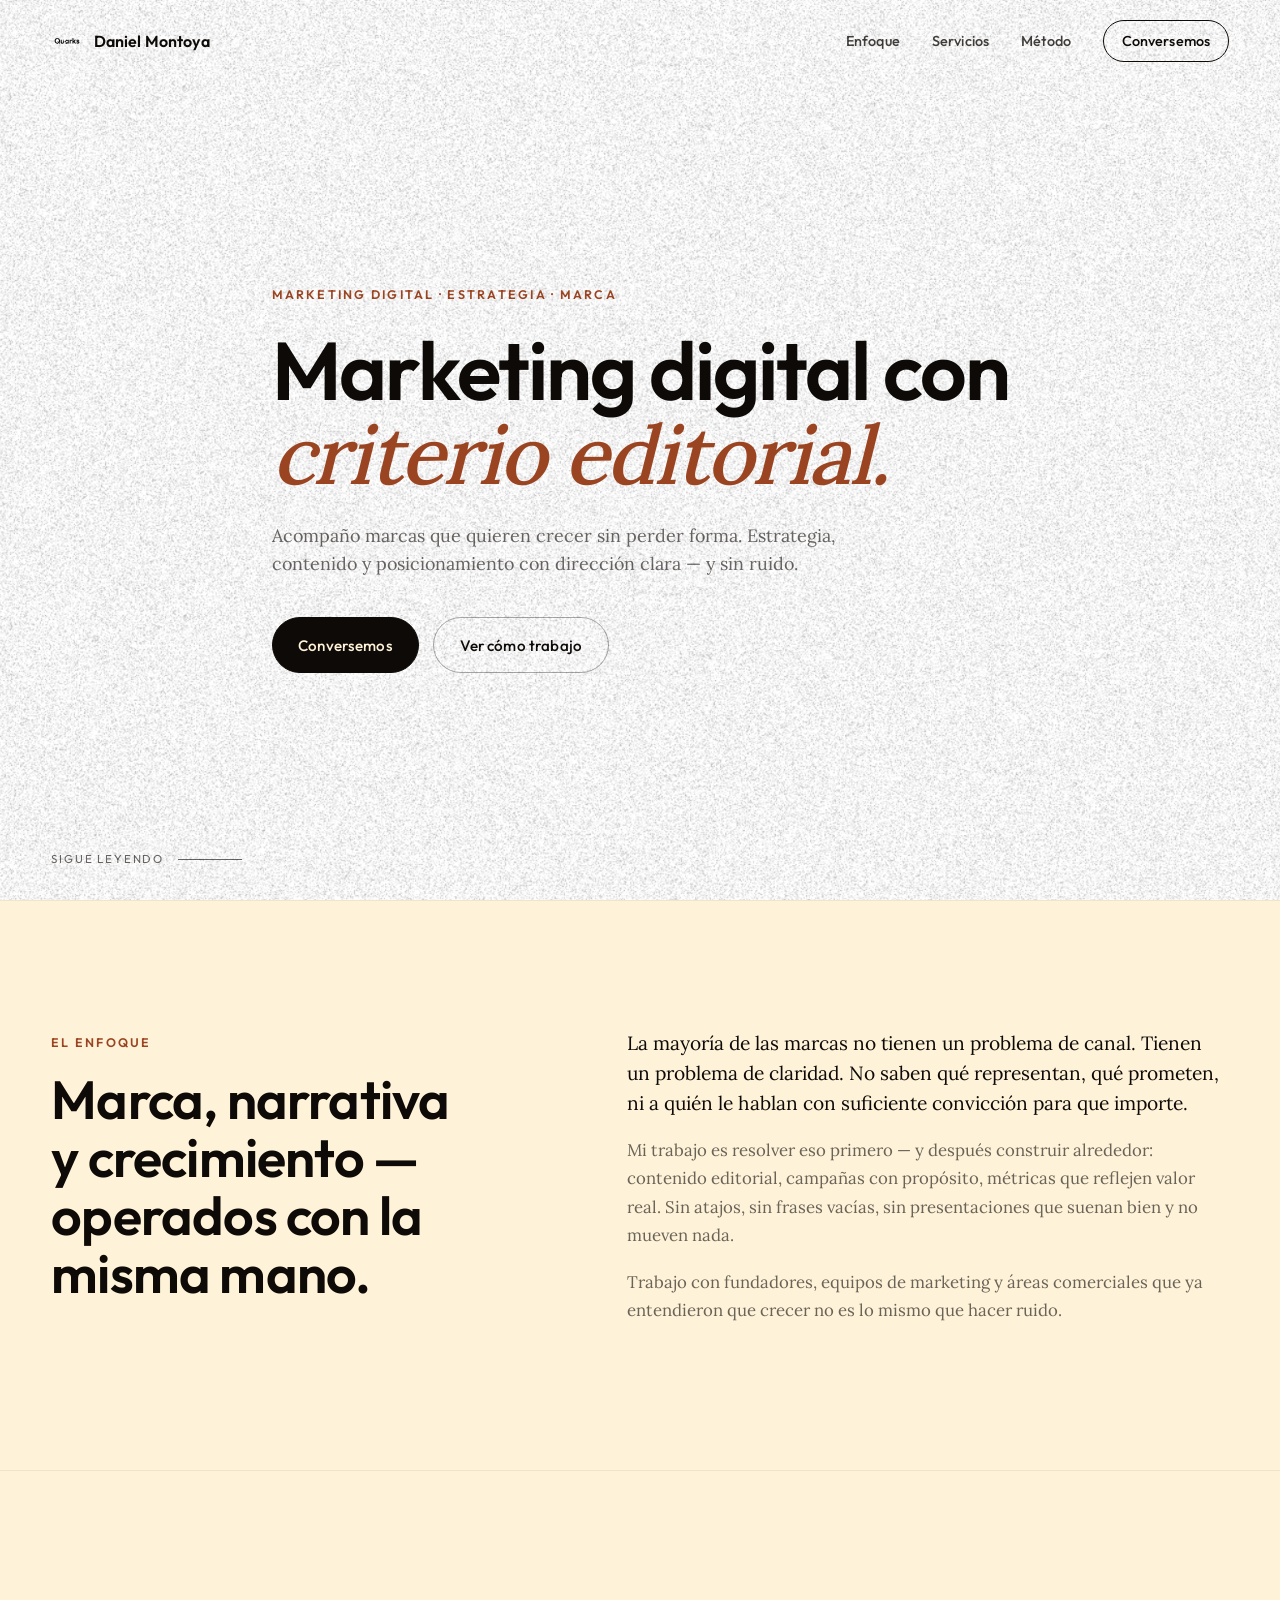
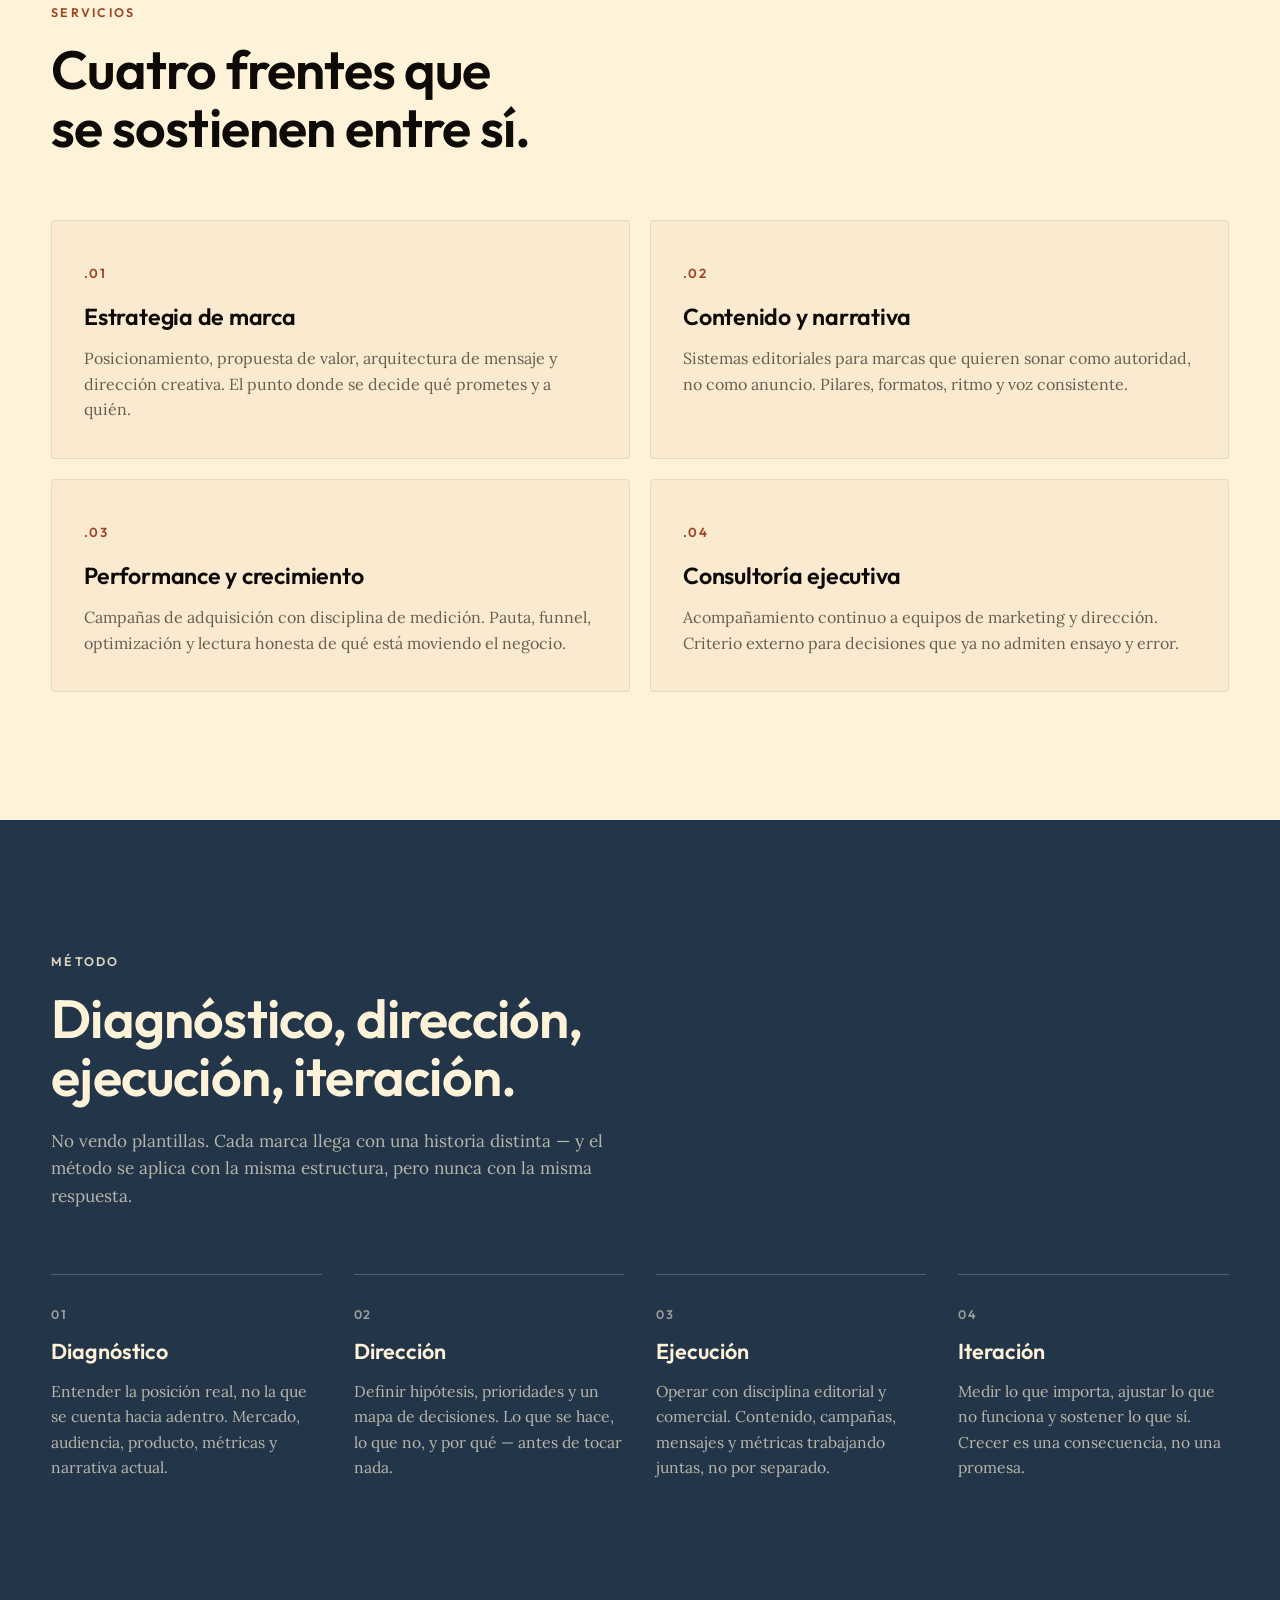
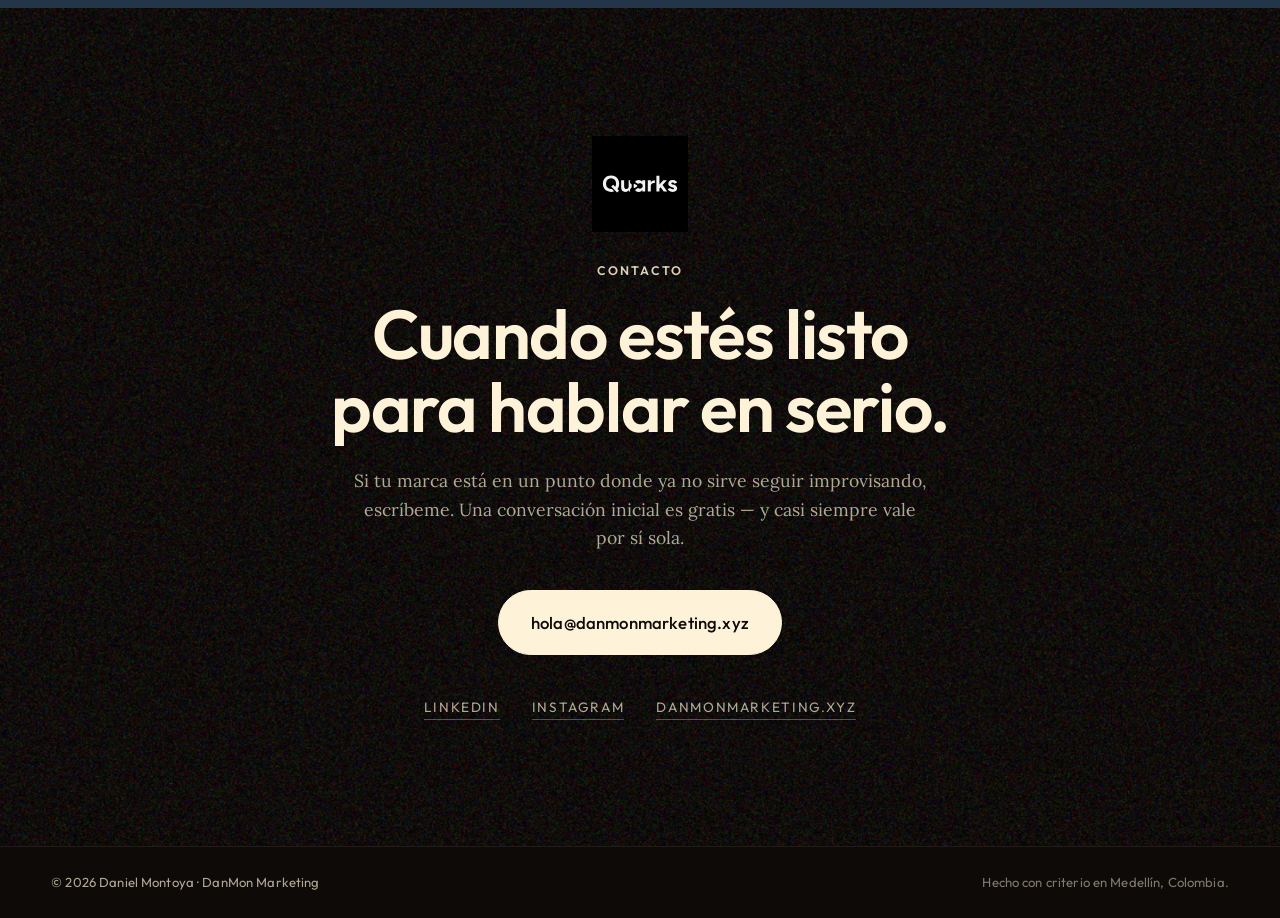
<file: index.html>
<!doctype html>
<html lang="es">
  <head>
    <meta charset="utf-8" />
    <meta name="viewport" content="width=device-width, initial-scale=1" />
    <title>Daniel Montoya — Marketing digital con criterio editorial</title>
    <meta
      name="description"
      content="Daniel Montoya acompaña marcas que quieren crecer sin perder forma. Estrategia, contenido y posicionamiento con dirección clara."
    />
    <link rel="preload" href="assets/fonts/Outfit.ttf" as="font" type="font/ttf" crossorigin />
    <link rel="preload" href="assets/fonts/Lora.ttf" as="font" type="font/ttf" crossorigin />
    <link rel="stylesheet" href="styles.css" />
  </head>
  <body>
    <header class="site-header" data-header>
      <a class="brand" href="#hero" aria-label="Daniel Montoya, inicio">
        <img src="assets/logos/logo-oscuro.svg" alt="" class="brand__mark" />
        <span class="brand__text">Daniel Montoya</span>
      </a>
      <nav class="site-nav" aria-label="Navegación principal">
        <a href="#enfoque">Enfoque</a>
        <a href="#servicios">Servicios</a>
        <a href="#metodo">Método</a>
        <a href="#contacto" class="site-nav__cta">Conversemos</a>
      </nav>
    </header>

    <main>
      <section id="hero" class="section section--hero">
        <div class="section__inner hero">
          <p class="eyebrow">Marketing digital · Estrategia · Marca</p>
          <h1 class="hero__title">
            Marketing digital con<br />
            <em>criterio editorial.</em>
          </h1>
          <p class="hero__lede">
            Acompaño marcas que quieren crecer sin perder forma. Estrategia, contenido y posicionamiento con
            dirección clara — y sin ruido.
          </p>
          <div class="hero__actions">
            <a href="#contacto" class="btn btn--primary">Conversemos</a>
            <a href="#servicios" class="btn btn--ghost">Ver cómo trabajo</a>
          </div>
        </div>
        <div class="hero__scroll" aria-hidden="true">
          <span>Sigue leyendo</span>
          <span class="hero__scroll-line"></span>
        </div>
      </section>

      <section id="enfoque" class="section section--cream">
        <div class="section__inner two-col">
          <div class="two-col__left">
            <p class="eyebrow eyebrow--dark">El enfoque</p>
            <h2 class="section__title">
              Marca, narrativa y crecimiento — operados con la misma mano.
            </h2>
          </div>
          <div class="two-col__right">
            <p class="lede">
              La mayoría de las marcas no tienen un problema de canal. Tienen un problema de claridad.
              No saben qué representan, qué prometen, ni a quién le hablan con suficiente convicción
              para que importe.
            </p>
            <p>
              Mi trabajo es resolver eso primero — y después construir alrededor: contenido editorial,
              campañas con propósito, métricas que reflejen valor real. Sin atajos, sin frases vacías,
              sin presentaciones que suenan bien y no mueven nada.
            </p>
            <p>
              Trabajo con fundadores, equipos de marketing y áreas comerciales que ya entendieron que
              crecer no es lo mismo que hacer ruido.
            </p>
          </div>
        </div>
      </section>

      <section id="servicios" class="section section--cream">
        <div class="section__inner">
          <div class="section__header">
            <p class="eyebrow eyebrow--dark">Servicios</p>
            <h2 class="section__title">Cuatro frentes que se sostienen entre sí.</h2>
          </div>
          <div class="cards">
            <article class="card">
              <span class="card__num">.01</span>
              <h3 class="card__title">Estrategia de marca</h3>
              <p class="card__body">
                Posicionamiento, propuesta de valor, arquitectura de mensaje y dirección creativa.
                El punto donde se decide qué prometes y a quién.
              </p>
            </article>
            <article class="card">
              <span class="card__num">.02</span>
              <h3 class="card__title">Contenido y narrativa</h3>
              <p class="card__body">
                Sistemas editoriales para marcas que quieren sonar como autoridad, no como anuncio.
                Pilares, formatos, ritmo y voz consistente.
              </p>
            </article>
            <article class="card">
              <span class="card__num">.03</span>
              <h3 class="card__title">Performance y crecimiento</h3>
              <p class="card__body">
                Campañas de adquisición con disciplina de medición. Pauta, funnel, optimización y
                lectura honesta de qué está moviendo el negocio.
              </p>
            </article>
            <article class="card">
              <span class="card__num">.04</span>
              <h3 class="card__title">Consultoría ejecutiva</h3>
              <p class="card__body">
                Acompañamiento continuo a equipos de marketing y dirección. Criterio externo para
                decisiones que ya no admiten ensayo y error.
              </p>
            </article>
          </div>
        </div>
      </section>

      <section id="metodo" class="section section--blue">
        <div class="section__inner">
          <div class="section__header">
            <p class="eyebrow eyebrow--light">Método</p>
            <h2 class="section__title section__title--light">
              Diagnóstico, dirección, ejecución, iteración.
            </h2>
            <p class="section__sub">
              No vendo plantillas. Cada marca llega con una historia distinta — y el método se aplica
              con la misma estructura, pero nunca con la misma respuesta.
            </p>
          </div>
          <ol class="steps">
            <li class="step">
              <span class="step__num">01</span>
              <h3 class="step__title">Diagnóstico</h3>
              <p class="step__body">
                Entender la posición real, no la que se cuenta hacia adentro. Mercado, audiencia,
                producto, métricas y narrativa actual.
              </p>
            </li>
            <li class="step">
              <span class="step__num">02</span>
              <h3 class="step__title">Dirección</h3>
              <p class="step__body">
                Definir hipótesis, prioridades y un mapa de decisiones. Lo que se hace, lo que no, y
                por qué — antes de tocar nada.
              </p>
            </li>
            <li class="step">
              <span class="step__num">03</span>
              <h3 class="step__title">Ejecución</h3>
              <p class="step__body">
                Operar con disciplina editorial y comercial. Contenido, campañas, mensajes y métricas
                trabajando juntas, no por separado.
              </p>
            </li>
            <li class="step">
              <span class="step__num">04</span>
              <h3 class="step__title">Iteración</h3>
              <p class="step__body">
                Medir lo que importa, ajustar lo que no funciona y sostener lo que sí. Crecer es una
                consecuencia, no una promesa.
              </p>
            </li>
          </ol>
        </div>
      </section>

      <section id="contacto" class="section section--dark">
        <div class="section__inner contact">
          <img src="assets/logos/logo-claro.svg" alt="" class="contact__mark" />
          <p class="eyebrow eyebrow--light">Contacto</p>
          <h2 class="contact__title">
            Cuando estés listo<br />
            para hablar en serio.
          </h2>
          <p class="contact__lede">
            Si tu marca está en un punto donde ya no sirve seguir improvisando, escríbeme. Una
            conversación inicial es gratis — y casi siempre vale por sí sola.
          </p>
          <a href="mailto:hola@danmonmarketing.xyz" class="btn btn--primary btn--large">
            hola@danmonmarketing.xyz
          </a>
          <ul class="contact__channels">
            <li><a href="#">LinkedIn</a></li>
            <li><a href="#">Instagram</a></li>
            <li><a href="https://danmonmarketing.xyz">danmonmarketing.xyz</a></li>
          </ul>
        </div>
      </section>
    </main>

    <footer class="site-footer">
      <div class="site-footer__inner">
        <span>© <span data-year></span> Daniel Montoya · DanMon Marketing</span>
        <span class="site-footer__meta">Hecho con criterio en Medellín, Colombia.</span>
      </div>
    </footer>

    <script src="script.js"></script>
  </body>
</html>
</file>
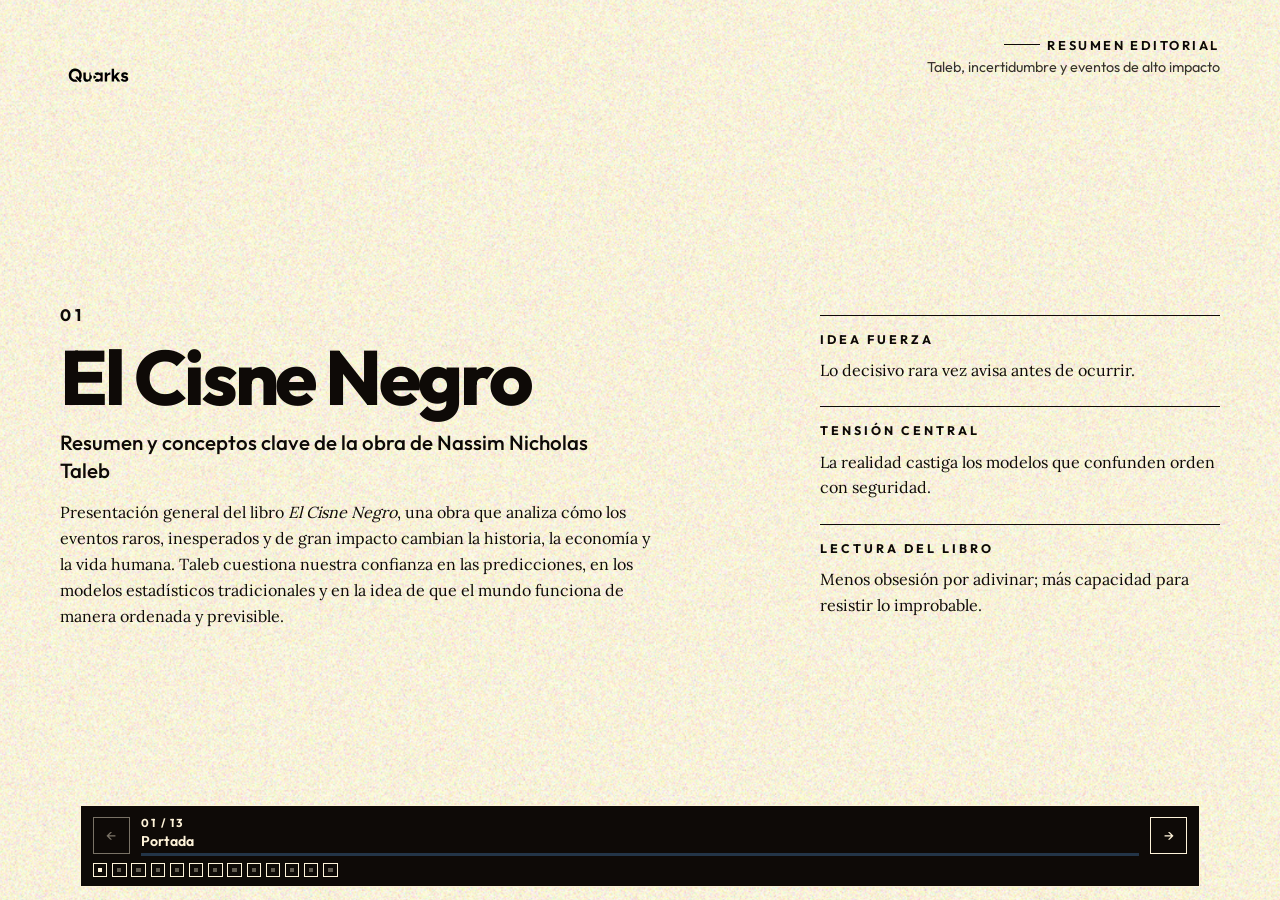
<file: Clientes/Personal/Presentaciones/el-cisne-negro/index.html>
<!DOCTYPE html>
<html lang="es">
  <head>
    <meta charset="UTF-8" />
    <meta name="viewport" content="width=device-width, initial-scale=1.0" />
    <title>El Cisne Negro</title>
    <link rel="stylesheet" href="./styles.css" />
    <script src="./script.js" defer></script>
  </head>
  <body data-nav-theme="light">
    <main class="presentation" aria-label="Presentación El Cisne Negro">
      <div class="slides-track" id="slidesTrack">
        <section
          class="slide theme-light texture-5 cover-slide is-active"
          id="slide-1"
          data-nav-theme="light"
          data-short="Portada"
          tabindex="-1"
        >
          <div class="slide-shell">
            <header class="slide-meta">
              <img
                class="brand-logo brand-logo--cover reveal"
                style="--delay: 0.1s"
                src="../../Logos/Logo%20principal%20_8.svg"
                alt="Logo oficial"
              />
              <div class="meta-cluster reveal" style="--delay: 0.18s">
                <span class="eyebrow">Resumen editorial</span>
                <p class="meta-note">Taleb, incertidumbre y eventos de alto impacto</p>
              </div>
            </header>

            <div class="cover-grid">
              <div class="cover-copy">
                <p class="slide-index reveal" style="--delay: 0.22s">01</p>
                <h1 class="hero-title reveal" style="--delay: 0.28s">El Cisne Negro</h1>
                <p class="hero-subtitle reveal" style="--delay: 0.36s">
                  Resumen y conceptos clave de la obra de Nassim Nicholas Taleb
                </p>
                <p class="lead reveal" style="--delay: 0.44s">
                  Presentación general del libro <em>El Cisne Negro</em>, una obra que analiza cómo
                  los eventos raros, inesperados y de gran impacto cambian la historia, la economía
                  y la vida humana. Taleb cuestiona nuestra confianza en las predicciones, en los
                  modelos estadísticos tradicionales y en la idea de que el mundo funciona de manera
                  ordenada y previsible.
                </p>
              </div>

              <aside class="insight-rail">
                <div class="rail-item reveal" style="--delay: 0.4s">
                  <span class="rail-label">Idea fuerza</span>
                  <p>Lo decisivo rara vez avisa antes de ocurrir.</p>
                </div>
                <div class="rail-item reveal" style="--delay: 0.48s">
                  <span class="rail-label">Tensión central</span>
                  <p>La realidad castiga los modelos que confunden orden con seguridad.</p>
                </div>
                <div class="rail-item reveal" style="--delay: 0.56s">
                  <span class="rail-label">Lectura del libro</span>
                  <p>Menos obsesión por adivinar; más capacidad para resistir lo improbable.</p>
                </div>
              </aside>
            </div>
          </div>
        </section>

        <section
          class="slide theme-dark texture-2"
          id="slide-2"
          data-nav-theme="dark"
          data-short="Definición"
          tabindex="-1"
        >
          <div class="slide-shell">
            <header class="slide-meta">
              <span class="eyebrow reveal" style="--delay: 0.08s">Concepto base</span>
              <p class="meta-note reveal" style="--delay: 0.14s">Slide 02</p>
            </header>

            <div class="split-layout split-layout--wide">
              <div class="statement-block">
                <p class="slide-index reveal" style="--delay: 0.18s">02</p>
                <h2 class="display-title reveal" style="--delay: 0.26s">¿Qué es un cisne negro?</h2>
                <p class="display-line reveal" style="--delay: 0.34s">
                  Un evento que parece improbable antes de suceder, pero reorganiza todo cuando
                  aparece.
                </p>
              </div>

              <div class="essay-column">
                <p class="body-copy reveal" style="--delay: 0.4s">
                  Un cisne negro es un evento que parece muy improbable antes de suceder, pero que
                  produce consecuencias enormes cuando ocurre. Después del hecho, las personas
                  suelen construir explicaciones para hacerlo parecer lógico o anticipable.
                </p>
                <p class="body-copy reveal" style="--delay: 0.48s">
                  Taleb usa esta idea para mostrar que los eventos más importantes muchas veces no
                  son los más visibles ni los más esperados.
                </p>
              </div>
            </div>
          </div>
        </section>

        <section
          class="slide theme-light"
          id="slide-3"
          data-nav-theme="light"
          data-short="Tesis"
          tabindex="-1"
        >
          <div class="slide-shell">
            <header class="slide-meta">
              <span class="eyebrow reveal" style="--delay: 0.08s">La idea central del libro</span>
              <p class="meta-note reveal" style="--delay: 0.14s">Slide 03</p>
            </header>

            <div class="quote-layout">
              <div class="quote-panel reveal" style="--delay: 0.22s">
                <p class="quote-mark">“</p>
                <p class="quote-text">
                  Vivimos creyendo que entendemos el mundo mucho mejor de lo que realmente lo
                  entendemos.
                </p>
              </div>

              <div class="essay-stack">
                <h2 class="section-title reveal" style="--delay: 0.28s">
                  La ilusión de conocimiento sostiene una falsa sensación de control.
                </h2>
                <p class="body-copy reveal" style="--delay: 0.38s">
                  La tesis principal del autor es que vivimos creyendo que entendemos el mundo mejor
                  de lo que realmente lo entendemos. La mayoría de las personas, instituciones y
                  expertos se enfocan en lo regular y repetitivo, pero ignoran los sucesos
                  extraordinarios que terminan definiendo la historia.
                </p>
                <p class="body-copy reveal" style="--delay: 0.46s">
                  El libro es una crítica directa a la ilusión de conocimiento y a la falsa
                  sensación de control.
                </p>
              </div>
            </div>
          </div>
        </section>

        <section
          class="slide theme-charcoal texture-3"
          id="slide-4"
          data-nav-theme="dark"
          data-short="Tres rasgos"
          tabindex="-1"
        >
          <div class="slide-shell">
            <header class="slide-meta">
              <span class="eyebrow reveal" style="--delay: 0.08s">Anatomía del cisne negro</span>
              <p class="meta-note reveal" style="--delay: 0.14s">Slide 04</p>
            </header>

            <div class="stacked-heading">
              <p class="slide-index reveal" style="--delay: 0.18s">04</p>
              <h2 class="display-title reveal" style="--delay: 0.26s">
                Las tres características del cisne negro
              </h2>
            </div>

            <div class="triple-rails">
              <article class="number-rail reveal" style="--delay: 0.34s">
                <span class="rail-number">01</span>
                <h3>Sorpresa</h3>
                <p>Parece improbable antes de ocurrir y por eso toma desprevenidos a individuos e instituciones.</p>
              </article>
              <article class="number-rail reveal" style="--delay: 0.42s">
                <span class="rail-number">02</span>
                <h3>Impacto</h3>
                <p>Genera consecuencias desproporcionadas y cambia trayectorias completas.</p>
              </article>
              <article class="number-rail reveal" style="--delay: 0.5s">
                <span class="rail-number">03</span>
                <h3>Relato posterior</h3>
                <p>Después del hecho, aparecen historias retrospectivas que reducen la sensación original de sorpresa.</p>
              </article>
            </div>
          </div>
        </section>

        <section
          class="slide theme-olive texture-6"
          id="slide-5"
          data-nav-theme="dark"
          data-short="Ceguera"
          tabindex="-1"
        >
          <div class="slide-shell">
            <header class="slide-meta">
              <span class="eyebrow reveal" style="--delay: 0.08s">Sesgo humano</span>
              <p class="meta-note reveal" style="--delay: 0.14s">Slide 05</p>
            </header>

            <div class="split-layout">
              <div class="essay-stack">
                <p class="slide-index reveal" style="--delay: 0.2s">05</p>
                <h2 class="section-title reveal" style="--delay: 0.28s">
                  Nuestra ceguera ante lo improbable nos vuelve frágiles frente a los extremos.
                </h2>
              </div>

              <div class="insight-columns">
                <div class="line-group reveal" style="--delay: 0.36s">
                  <span class="line-label">Lo conocido</span>
                  <p class="body-copy">
                    Los seres humanos tendemos a prestar atención a lo conocido, lo frecuente y lo
                    que confirma nuestras expectativas. Por eso dejamos fuera de nuestros cálculos
                    aquello que no encaja en nuestras categorías habituales.
                  </p>
                </div>
                <div class="line-group reveal" style="--delay: 0.44s">
                  <span class="line-label">La falsa regla</span>
                  <p class="body-copy">
                    Taleb señala que muchas veces creemos que si algo no ha ocurrido antes, entonces
                    no puede ocurrir. Esa forma de pensar nos expone justo a lo que no hemos querido
                    mirar.
                  </p>
                </div>
              </div>
            </div>
          </div>
        </section>

        <section
          class="slide theme-light texture-1"
          id="slide-6"
          data-nav-theme="light"
          data-short="Dos mundos"
          tabindex="-1"
        >
          <div class="slide-shell">
            <header class="slide-meta">
              <span class="eyebrow reveal" style="--delay: 0.08s">Dos dominios</span>
              <p class="meta-note reveal" style="--delay: 0.14s">Slide 06</p>
            </header>

            <div class="stacked-heading">
              <p class="slide-index reveal" style="--delay: 0.2s">06</p>
              <h2 class="display-title reveal" style="--delay: 0.28s">Mediocristán y Extremistán</h2>
              <p class="display-line reveal" style="--delay: 0.34s">
                Usar el modelo correcto depende de saber en qué dominio estamos.
              </p>
            </div>

            <div class="comparison-board">
              <article class="domain-panel reveal" style="--delay: 0.36s">
                <span class="domain-label">Mediocristán</span>
                <p class="domain-copy">
                  Variaciones extremas limitadas, como la estatura o el peso. Un caso individual no
                  altera demasiado el conjunto.
                </p>
              </article>
              <article class="domain-panel reveal" style="--delay: 0.44s">
                <span class="domain-label">Extremistán</span>
                <p class="domain-copy">
                  Una sola observación puede cambiar el resultado, como ocurre con la riqueza, la
                  fama, los mercados o las ventas de libros.
                </p>
              </article>
            </div>
          </div>
        </section>

        <section
          class="slide theme-dark"
          id="slide-7"
          data-nav-theme="dark"
          data-short="Predicción"
          tabindex="-1"
        >
          <div class="slide-shell">
            <header class="slide-meta">
              <span class="eyebrow reveal" style="--delay: 0.08s">Crítica a los expertos</span>
              <p class="meta-note reveal" style="--delay: 0.14s">Slide 07</p>
            </header>

            <div class="split-layout split-layout--wide">
              <div class="statement-block">
                <p class="slide-index reveal" style="--delay: 0.2s">07</p>
                <h2 class="display-title reveal" style="--delay: 0.28s">
                  El error no es solo fallar al predecir, sino confiar demasiado en la predicción.
                </h2>
              </div>

              <div class="insight-columns">
                <div class="line-group reveal" style="--delay: 0.36s">
                  <span class="line-label">Precisión aparente</span>
                  <p class="body-copy">
                    Una parte fundamental del libro es la crítica a expertos y analistas que se
                    apoyan en modelos que aparentan precisión. Esos modelos suelen funcionar solo en
                    contextos estables, pero fallan cuando aparecen eventos extremos.
                  </p>
                </div>
                <div class="line-group reveal" style="--delay: 0.44s">
                  <span class="line-label">Fragilidad estratégica</span>
                  <p class="body-copy">
                    El problema no es solo que las predicciones se equivoquen, sino que generan una
                    falsa confianza que lleva a tomar decisiones arriesgadas y frágiles.
                  </p>
                </div>
              </div>
            </div>
          </div>
        </section>

        <section
          class="slide theme-light"
          id="slide-8"
          data-nav-theme="light"
          data-short="Retrospectiva"
          tabindex="-1"
        >
          <div class="slide-shell">
            <header class="slide-meta">
              <span class="eyebrow reveal" style="--delay: 0.08s">Narrativa posterior</span>
              <p class="meta-note reveal" style="--delay: 0.14s">Slide 08</p>
            </header>

            <div class="stacked-heading">
              <p class="slide-index reveal" style="--delay: 0.2s">08</p>
              <h2 class="display-title reveal" style="--delay: 0.28s">
                La trampa de las explicaciones retrospectivas
              </h2>
            </div>

            <div class="timeline-board">
              <article class="timeline-side reveal" style="--delay: 0.36s">
                <span class="timeline-label">Antes del evento</span>
                <p class="body-copy">Crisis, cambios bruscos o quiebres históricos suelen parecer improbables.</p>
              </article>
              <article class="timeline-core reveal" style="--delay: 0.44s">
                <span class="timeline-spine"></span>
                <p class="timeline-highlight">Después, armamos una historia coherente para fingir que todo era entendible.</p>
              </article>
              <article class="timeline-side reveal" style="--delay: 0.52s">
                <span class="timeline-label">Después del evento</span>
                <p class="body-copy">
                  Taleb afirma que esta costumbre nos engaña porque convierte lo imprevisible en
                  algo aparentemente razonable. Así aprendemos una versión falsa del pasado y
                  mantenemos intacta nuestra confianza excesiva en nuestra capacidad de explicar el
                  mundo.
                </p>
              </article>
            </div>
          </div>
        </section>

        <section
          class="slide theme-light texture-1"
          id="slide-9"
          data-nav-theme="light"
          data-short="Gráfico 1"
          tabindex="-1"
        >
          <div class="slide-shell">
            <header class="slide-meta">
              <span class="eyebrow reveal" style="--delay: 0.08s">Gráfico 1</span>
              <p class="meta-note reveal" style="--delay: 0.14s">Slide 09</p>
            </header>

            <div class="chart-layout">
              <div class="chart-stage reveal" style="--delay: 0.24s">
                <h2 class="chart-title">Comparación entre dos tipos de distribución</h2>
                <div class="chart-frame" id="distributionChart" aria-label="Gráfico Mediocristán y Extremistán"></div>
              </div>

              <div class="chart-copy">
                <p class="slide-index reveal" style="--delay: 0.18s">09</p>
                <p class="body-copy reveal" style="--delay: 0.32s">
                  Este gráfico permite visualizar la diferencia entre un mundo estable y uno
                  dominado por extremos. En Mediocristán, todos los valores son parecidos y ningún
                  caso individual cambia demasiado el resultado total.
                </p>
                <p class="body-copy reveal" style="--delay: 0.4s">
                  En Extremistán, en cambio, un solo valor concentra la mayor parte del total. Esta
                  diferencia explica por qué ciertos fenómenos, como la riqueza o los mercados
                  financieros, no pueden entenderse con la misma lógica que usamos para variables
                  más normales.
                </p>
              </div>
            </div>
          </div>
        </section>

        <section
          class="slide theme-charcoal texture-3"
          id="slide-10"
          data-nav-theme="dark"
          data-short="Gráfico 2"
          tabindex="-1"
        >
          <div class="slide-shell">
            <header class="slide-meta">
              <span class="eyebrow reveal" style="--delay: 0.08s">Gráfico 2</span>
              <p class="meta-note reveal" style="--delay: 0.14s">Slide 10</p>
            </header>

            <div class="chart-layout chart-layout--reverse">
              <div class="chart-copy">
                <p class="slide-index reveal" style="--delay: 0.18s">10</p>
                <p class="body-copy reveal" style="--delay: 0.3s">
                  Este gráfico muestra cómo una serie de eventos pequeños puede quedar completamente
                  opacada por un solo evento extremo. Los primeros nueve eventos tienen efectos
                  modestos, pero el décimo produce un salto enorme en el resultado total.
                </p>
                <p class="body-copy reveal" style="--delay: 0.38s">
                  La idea central de Taleb es que la historia muchas veces funciona de esta manera:
                  no son los hechos normales los que explican los grandes cambios, sino unos pocos
                  sucesos extraordinarios.
                </p>
              </div>

              <div class="chart-stage reveal" style="--delay: 0.24s">
                <h2 class="chart-title">Cómo un evento extremo cambia todo el resultado</h2>
                <div class="chart-frame chart-frame--dark" id="impactChart" aria-label="Gráfico de impacto acumulado"></div>
              </div>
            </div>
          </div>
        </section>

        <section
          class="slide theme-rust texture-4"
          id="slide-11"
          data-nav-theme="dark"
          data-short="Fractales"
          tabindex="-1"
        >
          <div class="slide-shell">
            <header class="slide-meta">
              <span class="eyebrow reveal" style="--delay: 0.08s">Escala y desproporción</span>
              <p class="meta-note reveal" style="--delay: 0.14s">Slide 11</p>
            </header>

            <div class="split-layout">
              <div class="essay-stack">
                <p class="slide-index reveal" style="--delay: 0.2s">11</p>
                <h2 class="section-title reveal" style="--delay: 0.28s">
                  Los fractales y las colas extremas describen un mundo donde la escala importa más
                  que el promedio.
                </h2>
                <p class="body-copy reveal" style="--delay: 0.38s">
                  Taleb relaciona su teoría con la idea de los fractales para explicar que muchos
                  fenómenos reales no siguen distribuciones regulares o tranquilas. En lugar de
                  comportarse como una campana normal, presentan irregularidades, asimetrías y
                  eventos extremos mucho más importantes de lo que suelen asumir los modelos
                  clásicos.
                </p>
              </div>

              <div class="fractal-panel reveal" style="--delay: 0.44s">
                <div class="fractal-grid">
                  <span></span>
                  <span></span>
                  <span></span>
                  <span></span>
                  <span></span>
                  <span></span>
                </div>
                <p class="fractal-note">
                  La noción de fractal ayuda a entender un mundo en el que la desproporción y la
                  escala importan más que la media.
                </p>
              </div>
            </div>
          </div>
        </section>

        <section
          class="slide theme-dark"
          id="slide-12"
          data-nav-theme="dark"
          data-short="Cisnes grises"
          tabindex="-1"
        >
          <div class="slide-shell">
            <header class="slide-meta">
              <span class="eyebrow reveal" style="--delay: 0.08s">Del desconocimiento a la preparación</span>
              <p class="meta-note reveal" style="--delay: 0.14s">Slide 12</p>
            </header>

            <div class="stacked-heading">
              <p class="slide-index reveal" style="--delay: 0.2s">12</p>
              <h2 class="display-title reveal" style="--delay: 0.28s">De cisnes negros a cisnes grises</h2>
            </div>

            <div class="triple-rails triple-rails--process">
              <article class="number-rail reveal" style="--delay: 0.36s">
                <span class="rail-number">01</span>
                <h3>Aceptar</h3>
                <p>No siempre podemos predecir el evento exacto, pero sí reconocer que existen riesgos de gran impacto.</p>
              </article>
              <article class="number-rail reveal" style="--delay: 0.44s">
                <span class="rail-number">02</span>
                <h3>Reducir fragilidad</h3>
                <p>Al asumir que lo extremo es posible, se pueden diseñar decisiones más prudentes y menos expuestas.</p>
              </article>
              <article class="number-rail reveal" style="--delay: 0.52s">
                <span class="rail-number">03</span>
                <h3>Prepararse</h3>
                <p>Taleb propone transformar la sorpresa absoluta en un riesgo reconocido para construir sistemas resistentes.</p>
              </article>
            </div>
          </div>
        </section>

        <section
          class="slide theme-dark close-slide"
          id="slide-13"
          data-nav-theme="dark"
          data-short="Cierre"
          tabindex="-1"
        >
          <div class="slide-shell">
            <header class="slide-meta">
              <span class="eyebrow reveal" style="--delay: 0.08s">Enseñanza final</span>
              <p class="meta-note reveal" style="--delay: 0.14s">Slide 13</p>
            </header>

            <div class="close-layout">
              <div class="close-copy">
                <p class="slide-index reveal" style="--delay: 0.18s">13</p>
                <h2 class="hero-title hero-title--close reveal" style="--delay: 0.28s">
                  No se trata de adivinar el futuro, sino de estar listos para convivir con lo
                  improbable.
                </h2>
                <p class="lead reveal" style="--delay: 0.38s">
                  La lección principal de <em>El Cisne Negro</em> es que no debemos confiar
                  ciegamente en la predicción ni en la apariencia de orden. En cambio, necesitamos
                  aprender a convivir con la incertidumbre, a reconocer los límites de nuestro
                  conocimiento y a construir decisiones más prudentes.
                </p>
                <p class="lead reveal" style="--delay: 0.46s">
                  Para Taleb, la clave no es adivinar el futuro, sino estar preparados para un
                  mundo donde lo improbable tiene un poder decisivo.
                </p>
              </div>

              <div class="close-signature reveal" style="--delay: 0.54s">
                <img
                  class="brand-logo brand-logo--close"
                  src="../../Logos/Logo%20principal%20_9.svg"
                  alt="Logo oficial"
                />
                <p class="close-tagline">Incertidumbre, prudencia y resiliencia como criterio de lectura.</p>
              </div>
            </div>
          </div>
        </section>
      </div>

      <nav class="deck-nav" aria-label="Navegación de slides">
        <div class="nav-main">
          <button class="nav-button" id="prevButton" type="button" aria-label="Slide anterior">
            <span aria-hidden="true">&larr;</span>
          </button>
          <div class="nav-status">
            <span class="nav-counter" id="slideCounter" aria-live="polite">01 / 13</span>
            <p class="nav-title" id="slideTitle">Portada</p>
            <div class="nav-progress">
              <span class="nav-progress-fill" id="progressFill"></span>
            </div>
          </div>
          <button class="nav-button" id="nextButton" type="button" aria-label="Siguiente slide">
            <span aria-hidden="true">&rarr;</span>
          </button>
        </div>
        <div class="nav-dots" id="navDots" aria-label="Ir a un slide específico"></div>
      </nav>
    </main>
  </body>
</html>
</file>
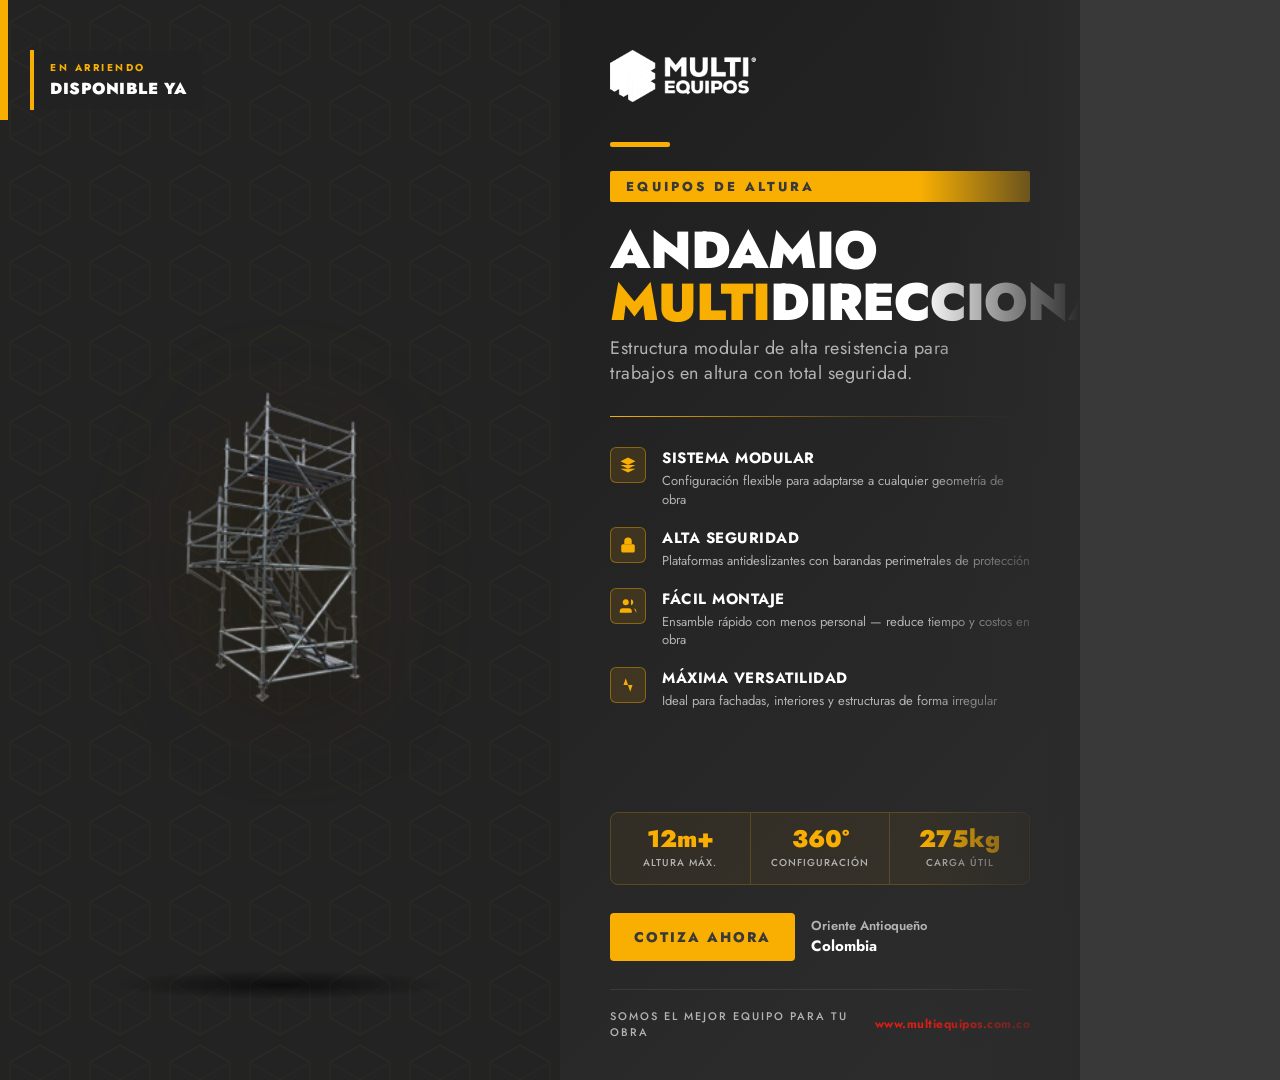
<file: demo-2/output/andamio-post.html>
<!DOCTYPE html>
<html lang="es">
<head>
<meta charset="UTF-8">
<meta name="viewport" content="width=device-width, initial-scale=1.0">
<title>Andamio Multidireccional – Multiequipos</title>
<style>
  @font-face {
    font-family: 'Jost';
    src: url('../fonts/Jost-VariableFont_wght.ttf') format('truetype');
    font-weight: 100 900;
    font-style: normal;
  }
  @font-face {
    font-family: 'Jost';
    src: url('../fonts/Jost-Italic-VariableFont_wght.ttf') format('truetype');
    font-weight: 100 900;
    font-style: italic;
  }

  * { margin: 0; padding: 0; box-sizing: border-box; }

  body {
    width: 1080px;
    height: 1080px;
    overflow: hidden;
    font-family: 'Jost', sans-serif;
    background: #393939;
  }

  .post {
    width: 1080px;
    height: 1080px;
    position: relative;
    background: #232323;
    overflow: hidden;
  }

  /* ─── ME-CUBE TESSELLATION PATTERN ─── */
  .pattern-bg {
    position: absolute;
    inset: 0;
    opacity: 0.04;
    background-image: url("data:image/svg+xml,%3Csvg xmlns='http://www.w3.org/2000/svg' width='80' height='80' viewBox='0 0 80 80'%3E%3Cpolygon points='40,5 70,22.5 70,57.5 40,75 10,57.5 10,22.5' fill='none' stroke='%23f8af02' stroke-width='1.5'/%3E%3Cpolygon points='40,5 70,22.5 40,40 10,22.5' fill='none' stroke='%23f8af02' stroke-width='1'/%3E%3Cline x1='40' y1='40' x2='40' y2='75' stroke='%23f8af02' stroke-width='1'/%3E%3Cline x1='40' y1='40' x2='70' y2='57.5' stroke='%23f8af02' stroke-width='1'/%3E%3Cline x1='40' y1='40' x2='10' y2='57.5' stroke='%23f8af02' stroke-width='1'/%3E%3C/svg%3E");
    background-size: 80px 80px;
  }

  /* ─── LEFT YELLOW DIAGONAL STRIPE ─── */
  .diagonal-accent {
    position: absolute;
    left: -60px;
    top: 0;
    width: 420px;
    height: 100%;
    background: linear-gradient(105deg, #f8af02 0%, #f8af02 52%, transparent 52%);
    z-index: 1;
  }

  /* ─── DARK PHOTO OVERLAY on left side ─── */
  .left-section {
    position: absolute;
    left: 0;
    top: 0;
    width: 500px;
    height: 1080px;
    z-index: 2;
    display: flex;
    flex-direction: column;
    justify-content: center;
    align-items: center;
    padding: 60px 30px 60px 50px;
  }

  /* ─── PRODUCT IMAGE CONTAINER ─── */
  .product-container {
    position: absolute;
    left: 0;
    top: 0;
    width: 560px;
    height: 1080px;
    z-index: 3;
    display: flex;
    align-items: center;
    justify-content: center;
  }

  .product-shadow {
    position: absolute;
    bottom: 80px;
    left: 50%;
    transform: translateX(-50%);
    width: 340px;
    height: 30px;
    background: radial-gradient(ellipse, rgba(0,0,0,0.6) 0%, transparent 70%);
    z-index: 3;
  }

  .product-img {
    width: 520px;
    height: auto;
    max-height: 820px;
    object-fit: contain;
    position: relative;
    z-index: 4;
    /* Subtle drop shadow for depth */
    filter: drop-shadow(0px 20px 40px rgba(0,0,0,0.7)) drop-shadow(0px 0px 60px rgba(248,175,2,0.15));
    margin-top: 20px;
  }

  /* ─── RIGHT CONTENT SECTION ─── */
  .right-section {
    position: absolute;
    right: 0;
    top: 0;
    width: 520px;
    height: 1080px;
    background: #2a2a2a;
    z-index: 2;
    display: flex;
    flex-direction: column;
    padding: 50px 50px 40px 50px;
  }

  /* subtle dark gradient overlay on right */
  .right-section::before {
    content: '';
    position: absolute;
    inset: 0;
    background: linear-gradient(135deg, #1e1e1e 0%, #2e2e2e 100%);
    z-index: -1;
  }

  /* ─── LOGO ─── */
  .logo-wrap {
    display: flex;
    align-items: center;
    margin-bottom: 40px;
  }

  .logo-img {
    height: 52px;
    width: auto;
    object-fit: contain;
  }

  /* ─── YELLOW TOP ACCENT BAR ─── */
  .top-bar {
    width: 60px;
    height: 5px;
    background: #f8af02;
    border-radius: 2px;
    margin-bottom: 24px;
  }

  /* ─── CATEGORY TAG ─── */
  .category-tag {
    display: inline-block;
    background: #f8af02;
    color: #393939;
    font-family: 'Jost', sans-serif;
    font-weight: 800;
    font-size: 13px;
    letter-spacing: 3px;
    text-transform: uppercase;
    padding: 6px 16px;
    margin-bottom: 22px;
    border-radius: 2px;
  }

  /* ─── MAIN TITLE ─── */
  .product-title {
    font-family: 'Jost', sans-serif;
    font-weight: 900;
    font-size: 52px;
    line-height: 1.0;
    color: #ffffff;
    text-transform: uppercase;
    letter-spacing: -1px;
    margin-bottom: 8px;
  }

  .product-title span {
    color: #f8af02;
  }

  /* ─── SUBTITLE ─── */
  .product-subtitle {
    font-family: 'Jost', sans-serif;
    font-weight: 400;
    font-size: 18px;
    color: #b3b3b3;
    margin-bottom: 30px;
    line-height: 1.4;
    letter-spacing: 0.5px;
  }

  /* ─── DIVIDER ─── */
  .divider {
    width: 100%;
    height: 1px;
    background: linear-gradient(90deg, #f8af02 0%, rgba(248,175,2,0.2) 60%, transparent 100%);
    margin-bottom: 30px;
  }

  /* ─── FEATURES LIST ─── */
  .features {
    display: flex;
    flex-direction: column;
    gap: 18px;
    flex: 1;
    margin-bottom: 30px;
  }

  .feature-item {
    display: flex;
    align-items: flex-start;
    gap: 16px;
  }

  .feature-icon {
    width: 36px;
    height: 36px;
    min-width: 36px;
    background: rgba(248,175,2,0.12);
    border: 1.5px solid rgba(248,175,2,0.4);
    border-radius: 6px;
    display: flex;
    align-items: center;
    justify-content: center;
  }

  .feature-icon svg {
    width: 18px;
    height: 18px;
    fill: #f8af02;
  }

  .feature-text h4 {
    font-family: 'Jost', sans-serif;
    font-weight: 700;
    font-size: 15px;
    color: #ffffff;
    text-transform: uppercase;
    letter-spacing: 0.5px;
    margin-bottom: 3px;
  }

  .feature-text p {
    font-family: 'Jost', sans-serif;
    font-weight: 400;
    font-size: 13px;
    color: #b3b3b3;
    line-height: 1.4;
  }

  /* ─── SPECS BAND ─── */
  .specs-band {
    display: flex;
    gap: 0;
    margin-bottom: 28px;
    border: 1px solid rgba(248,175,2,0.25);
    border-radius: 8px;
    overflow: hidden;
  }

  .spec-item {
    flex: 1;
    display: flex;
    flex-direction: column;
    align-items: center;
    justify-content: center;
    padding: 14px 10px;
    background: rgba(248,175,2,0.05);
    border-right: 1px solid rgba(248,175,2,0.2);
    text-align: center;
  }

  .spec-item:last-child { border-right: none; }

  .spec-value {
    font-family: 'Jost', sans-serif;
    font-weight: 900;
    font-size: 24px;
    color: #f8af02;
    line-height: 1;
    margin-bottom: 4px;
  }

  .spec-label {
    font-family: 'Jost', sans-serif;
    font-weight: 500;
    font-size: 10px;
    color: #b3b3b3;
    text-transform: uppercase;
    letter-spacing: 1px;
  }

  /* ─── CTA BUTTON ─── */
  .cta-area {
    display: flex;
    align-items: center;
    gap: 16px;
    margin-bottom: 28px;
  }

  .cta-btn {
    background: #f8af02;
    color: #393939;
    font-family: 'Jost', sans-serif;
    font-weight: 800;
    font-size: 14px;
    letter-spacing: 2px;
    text-transform: uppercase;
    padding: 14px 24px;
    border-radius: 4px;
    white-space: nowrap;
  }

  .cta-contact {
    font-family: 'Jost', sans-serif;
    font-weight: 600;
    font-size: 13px;
    color: #b3b3b3;
    line-height: 1.4;
  }

  .cta-contact span {
    display: block;
    color: #ffffff;
    font-size: 15px;
    font-weight: 700;
  }

  /* ─── FOOTER ─── */
  .footer-bar {
    border-top: 1px solid rgba(255,255,255,0.08);
    padding-top: 18px;
    display: flex;
    align-items: center;
    justify-content: space-between;
  }

  .slogan-text {
    font-family: 'Jost', sans-serif;
    font-weight: 500;
    font-size: 11px;
    color: #b3b3b3;
    text-transform: uppercase;
    letter-spacing: 2px;
  }

  .website-tag {
    font-family: 'Jost', sans-serif;
    font-weight: 700;
    font-size: 12px;
    color: #de1f14;
    letter-spacing: 0.5px;
    text-transform: lowercase;
  }

  /* ─── LEFT OVERLAY GRADIENT (blends photo into right section) ─── */
  .left-gradient {
    position: absolute;
    right: 0;
    top: 0;
    width: 160px;
    height: 100%;
    background: linear-gradient(90deg, transparent 0%, #2a2a2a 100%);
    z-index: 5;
    pointer-events: none;
  }

  /* ─── TOP-LEFT YELLOW CORNER ACCENT ─── */
  .corner-accent {
    position: absolute;
    top: 0;
    left: 0;
    width: 8px;
    height: 120px;
    background: #f8af02;
    z-index: 10;
  }

  /* ─── ARRENDAMIENTO BADGE ─── */
  .arrendamiento-badge {
    position: absolute;
    top: 50px;
    left: 30px;
    z-index: 10;
    background: rgba(35,35,35,0.88);
    border-left: 4px solid #f8af02;
    padding: 10px 16px;
    border-radius: 0 6px 6px 0;
  }

  .badge-label {
    font-family: 'Jost', sans-serif;
    font-weight: 700;
    font-size: 10px;
    color: #f8af02;
    text-transform: uppercase;
    letter-spacing: 2.5px;
    margin-bottom: 2px;
  }

  .badge-value {
    font-family: 'Jost', sans-serif;
    font-weight: 900;
    font-size: 16px;
    color: #ffffff;
    text-transform: uppercase;
    letter-spacing: 0.5px;
  }

</style>
</head>
<body>
<div class="post">

  <!-- Background pattern -->
  <div class="pattern-bg"></div>

  <!-- Left corner vertical accent -->
  <div class="corner-accent"></div>

  <!-- Product section (left/center) -->
  <div class="product-container">
    <img
      class="product-img"
      src="../Products/ANDAMIO MULTIDIRECCIONAL.png"
      alt="Andamio Multidireccional"
    />
    <div class="product-shadow"></div>
  </div>

  <!-- Gradient blending left→right -->
  <div class="left-gradient"></div>

  <!-- Arrendamiento badge over product -->
  <div class="arrendamiento-badge">
    <div class="badge-label">En arriendo</div>
    <div class="badge-value">Disponible ya</div>
  </div>

  <!-- Right content panel -->
  <div class="right-section">

    <!-- Logo -->
    <div class="logo-wrap">
      <img
        class="logo-img"
        src="../logo-1/FA934584-BD56-40E6-8696-41DF6E62FF71-export.png"
        alt="Multiequipos Logo"
        style="filter: brightness(0) invert(1);"
      />
    </div>

    <!-- Top accent bar -->
    <div class="top-bar"></div>

    <!-- Category -->
    <div class="category-tag">Equipos de Altura</div>

    <!-- Main title -->
    <h1 class="product-title">
      Andamio<br>
      <span>Multi</span>direccional
    </h1>

    <!-- Subtitle -->
    <p class="product-subtitle">
      Estructura modular de alta resistencia para<br>trabajos en altura con total seguridad.
    </p>

    <!-- Divider -->
    <div class="divider"></div>

    <!-- Features -->
    <div class="features">

      <div class="feature-item">
        <div class="feature-icon">
          <svg viewBox="0 0 24 24" xmlns="http://www.w3.org/2000/svg">
            <path d="M12 2L2 7l10 5 10-5-10-5zM2 17l10 5 10-5M2 12l10 5 10-5"/>
          </svg>
        </div>
        <div class="feature-text">
          <h4>Sistema Modular</h4>
          <p>Configuración flexible para adaptarse a cualquier geometría de obra</p>
        </div>
      </div>

      <div class="feature-item">
        <div class="feature-icon">
          <svg viewBox="0 0 24 24" xmlns="http://www.w3.org/2000/svg">
            <rect x="3" y="11" width="18" height="11" rx="2" ry="2"/>
            <path d="M7 11V7a5 5 0 0 1 10 0v4"/>
          </svg>
        </div>
        <div class="feature-text">
          <h4>Alta Seguridad</h4>
          <p>Plataformas antideslizantes con barandas perimetrales de protección</p>
        </div>
      </div>

      <div class="feature-item">
        <div class="feature-icon">
          <svg viewBox="0 0 24 24" xmlns="http://www.w3.org/2000/svg">
            <path d="M17 21v-2a4 4 0 0 0-4-4H5a4 4 0 0 0-4 4v2"/>
            <circle cx="9" cy="7" r="4"/>
            <path d="M23 21v-2a4 4 0 0 0-3-3.87"/>
            <path d="M16 3.13a4 4 0 0 1 0 7.75"/>
          </svg>
        </div>
        <div class="feature-text">
          <h4>Fácil Montaje</h4>
          <p>Ensamble rápido con menos personal — reduce tiempo y costos en obra</p>
        </div>
      </div>

      <div class="feature-item">
        <div class="feature-icon">
          <svg viewBox="0 0 24 24" xmlns="http://www.w3.org/2000/svg">
            <polyline points="22 12 18 12 15 21 9 3 6 12 2 12"/>
          </svg>
        </div>
        <div class="feature-text">
          <h4>Máxima Versatilidad</h4>
          <p>Ideal para fachadas, interiores y estructuras de forma irregular</p>
        </div>
      </div>

    </div>

    <!-- Specs band -->
    <div class="specs-band">
      <div class="spec-item">
        <div class="spec-value">12m+</div>
        <div class="spec-label">Altura máx.</div>
      </div>
      <div class="spec-item">
        <div class="spec-value">360°</div>
        <div class="spec-label">Configuración</div>
      </div>
      <div class="spec-item">
        <div class="spec-value">275kg</div>
        <div class="spec-label">Carga útil</div>
      </div>
    </div>

    <!-- CTA -->
    <div class="cta-area">
      <div class="cta-btn">Cotiza Ahora</div>
      <div class="cta-contact">
        Oriente Antioqueño
        <span>Colombia</span>
      </div>
    </div>

    <!-- Footer -->
    <div class="footer-bar">
      <div class="slogan-text">Somos el mejor equipo para tu obra</div>
      <div class="website-tag">www.multiequipos.com.co</div>
    </div>

  </div>

</div>
</body>
</html>
</file>
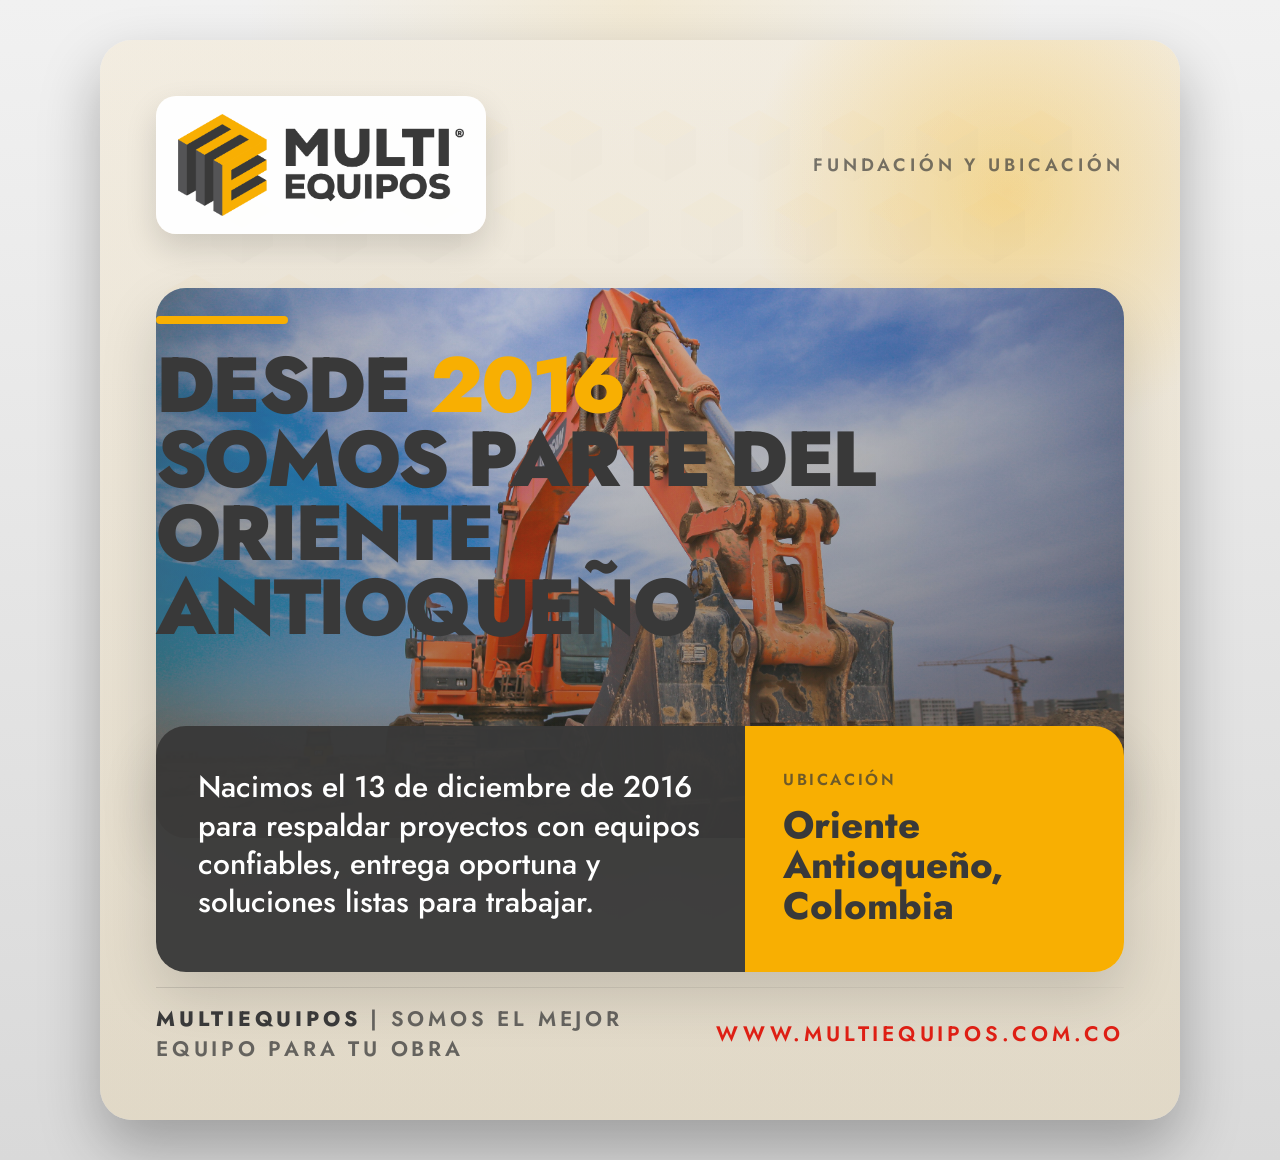
<file: demo-2/output/post-2.html>
<!DOCTYPE html>
<html lang="es">
<head>
  <meta charset="UTF-8">
  <meta name="viewport" content="width=device-width, initial-scale=1.0">
  <title>Multiequipos | Post 2 fundación y ubicación</title>
  <style>
    @font-face {
      font-family: 'Jost';
      src: url('../fonts/Jost-VariableFont_wght.ttf') format('truetype');
      font-weight: 100 900;
      font-style: normal;
    }

    @font-face {
      font-family: 'Jost';
      src: url('../fonts/Jost-Italic-VariableFont_wght.ttf') format('truetype');
      font-weight: 100 900;
      font-style: italic;
    }

    :root {
      --brand-white: #ffffff;
      --brand-dark: #393939;
      --brand-yellow: #f8af02;
      --brand-red: #de1f14;
    }

    * {
      box-sizing: border-box;
    }

    body {
      margin: 0;
      min-height: 100vh;
      display: grid;
      place-items: center;
      padding: 40px 24px;
      background:
        radial-gradient(circle at top, rgba(248, 175, 2, 0.12), transparent 30%),
        linear-gradient(180deg, #f1f1f1 0%, #d9d9d9 100%);
      font-family: 'Jost', sans-serif;
    }

    .post {
      position: relative;
      width: 1080px;
      height: 1080px;
      overflow: hidden;
      border-radius: 32px;
      color: var(--brand-dark);
      background: linear-gradient(180deg, #f6f0e4 0%, #efe6d3 100%);
      box-shadow: 0 28px 60px rgba(0, 0, 0, 0.28);
      isolation: isolate;
    }

    .post::before {
      content: '';
      position: absolute;
      inset: 0;
      background:
        radial-gradient(circle at 84% 14%, rgba(248, 175, 2, 0.34), transparent 20%),
        linear-gradient(180deg, rgba(57, 57, 57, 0.02), rgba(57, 57, 57, 0.08));
      z-index: -5;
    }

    .brand-pattern {
      position: absolute;
      inset: 0;
      opacity: 0.14;
      z-index: -4;
    }

    .brand-pattern svg {
      width: 100%;
      height: 100%;
    }

    .hero-photo {
      position: absolute;
      inset: 248px 56px 282px 56px;
      border-radius: 30px;
      overflow: hidden;
      box-shadow: 0 24px 56px rgba(0, 0, 0, 0.15);
      z-index: -3;
    }

    .hero-photo img {
      width: 100%;
      height: 100%;
      object-fit: cover;
      display: block;
    }

    .hero-photo::after {
      content: '';
      position: absolute;
      inset: 0;
      background:
        linear-gradient(180deg, rgba(57, 57, 57, 0.18), rgba(57, 57, 57, 0.52)),
        linear-gradient(90deg, rgba(248, 175, 2, 0.18), transparent 36%, rgba(57, 57, 57, 0.2) 100%);
    }

    .info-ribbon {
      position: absolute;
      left: 56px;
      bottom: 148px;
      width: 968px;
      display: grid;
      grid-template-columns: 1.4fr 0.9fr;
      border-radius: 30px;
      overflow: hidden;
      box-shadow: 0 24px 56px rgba(0, 0, 0, 0.14);
      z-index: -2;
    }

    .info-copy {
      padding: 42px 42px 46px;
      background: rgba(57, 57, 57, 0.96);
      color: var(--brand-white);
    }

    .info-copy p {
      margin: 0;
      font-size: 30px;
      line-height: 1.28;
      font-weight: 500;
    }

    .info-location {
      padding: 42px 38px 46px;
      background: var(--brand-yellow);
      color: var(--brand-dark);
      display: flex;
      flex-direction: column;
      justify-content: center;
      gap: 14px;
    }

    .location-label {
      display: block;
      margin: 0;
      font-size: 16px;
      font-weight: 600;
      letter-spacing: 0.16em;
      text-transform: uppercase;
      color: rgba(57, 57, 57, 0.72);
    }

    .location-value {
      display: block;
      font-size: 38px;
      line-height: 1.06;
      font-weight: 760;
      color: var(--brand-dark);
    }

    .content {
      position: relative;
      display: flex;
      flex-direction: column;
      justify-content: flex-start;
      height: 100%;
      padding: 56px;
    }

    .topbar {
      display: flex;
      justify-content: space-between;
      align-items: center;
      gap: 24px;
    }

    .logo-chip {
      display: inline-flex;
      align-items: center;
      padding: 18px 22px;
      background: rgba(255, 255, 255, 0.96);
      border-radius: 20px;
      box-shadow: 0 14px 32px rgba(0, 0, 0, 0.14);
    }

    .logo-chip img {
      width: 286px;
      height: auto;
      display: block;
    }

    .eyebrow {
      color: rgba(57, 57, 57, 0.68);
      font-size: 18px;
      font-weight: 600;
      letter-spacing: 0.22em;
      text-transform: uppercase;
    }

    .main {
      display: grid;
      gap: 24px;
      margin-top: 82px;
      position: relative;
      z-index: 2;
    }

    .accent-line {
      width: 132px;
      height: 8px;
      border-radius: 999px;
      background: var(--brand-yellow);
    }

    h1 {
      margin: 0;
      max-width: 760px;
      font-size: 78px;
      line-height: 0.95;
      font-weight: 850;
      text-transform: uppercase;
      letter-spacing: -0.035em;
      color: var(--brand-dark);
    }

    .year {
      color: var(--brand-yellow);
    }

    .footer {
      display: grid;
      gap: 16px;
      position: absolute;
      left: 56px;
      right: 56px;
      bottom: 56px;
    }

    .divider {
      width: 100%;
      height: 1px;
      background: linear-gradient(90deg, rgba(57, 57, 57, 0.16), rgba(57, 57, 57, 0.04));
    }

    .footer-meta {
      display: flex;
      justify-content: space-between;
      align-items: center;
      gap: 24px;
      font-size: 21px;
      text-transform: uppercase;
      letter-spacing: 0.18em;
      font-weight: 600;
      color: rgba(57, 57, 57, 0.74);
    }

    .footer-meta strong {
      color: var(--brand-dark);
      font-weight: 750;
    }

    .website {
      color: var(--brand-red);
    }
  </style>
</head>
<body>
  <article class="post">
    <div class="brand-pattern" aria-hidden="true">
      <svg viewBox="0 0 1080 1080" fill="none" xmlns="http://www.w3.org/2000/svg">
        <defs>
          <g id="me-cube-alt">
            <polygon points="0,36 31,18 62,36 31,54" fill="rgba(248,175,2,0.16)"/>
            <polygon points="0,36 31,54 31,90 0,72" fill="rgba(57,57,57,0.05)"/>
            <polygon points="62,36 31,54 31,90 62,72" fill="rgba(57,57,57,0.09)"/>
          </g>
        </defs>
        <g transform="translate(64 52)">
          <use href="#me-cube-alt" x="0" y="0"/>
          <use href="#me-cube-alt" x="94" y="0"/>
          <use href="#me-cube-alt" x="188" y="0"/>
          <use href="#me-cube-alt" x="282" y="0"/>
          <use href="#me-cube-alt" x="376" y="0"/>
          <use href="#me-cube-alt" x="470" y="0"/>
          <use href="#me-cube-alt" x="564" y="0"/>
          <use href="#me-cube-alt" x="658" y="0"/>
          <use href="#me-cube-alt" x="752" y="0"/>
          <use href="#me-cube-alt" x="846" y="0"/>

          <use href="#me-cube-alt" x="47" y="82"/>
          <use href="#me-cube-alt" x="141" y="82"/>
          <use href="#me-cube-alt" x="235" y="82"/>
          <use href="#me-cube-alt" x="329" y="82"/>
          <use href="#me-cube-alt" x="423" y="82"/>
          <use href="#me-cube-alt" x="517" y="82"/>
          <use href="#me-cube-alt" x="611" y="82"/>
          <use href="#me-cube-alt" x="705" y="82"/>
          <use href="#me-cube-alt" x="799" y="82"/>

          <use href="#me-cube-alt" x="0" y="164"/>
          <use href="#me-cube-alt" x="94" y="164"/>
          <use href="#me-cube-alt" x="188" y="164"/>
          <use href="#me-cube-alt" x="282" y="164"/>
          <use href="#me-cube-alt" x="376" y="164"/>
          <use href="#me-cube-alt" x="470" y="164"/>
          <use href="#me-cube-alt" x="564" y="164"/>
          <use href="#me-cube-alt" x="658" y="164"/>
          <use href="#me-cube-alt" x="752" y="164"/>
          <use href="#me-cube-alt" x="846" y="164"/>

          <use href="#me-cube-alt" x="47" y="246"/>
          <use href="#me-cube-alt" x="141" y="246"/>
          <use href="#me-cube-alt" x="235" y="246"/>
          <use href="#me-cube-alt" x="329" y="246"/>
          <use href="#me-cube-alt" x="423" y="246"/>
          <use href="#me-cube-alt" x="517" y="246"/>
          <use href="#me-cube-alt" x="611" y="246"/>
          <use href="#me-cube-alt" x="705" y="246"/>
          <use href="#me-cube-alt" x="799" y="246"/>

          <use href="#me-cube-alt" x="0" y="328"/>
          <use href="#me-cube-alt" x="94" y="328"/>
          <use href="#me-cube-alt" x="188" y="328"/>
          <use href="#me-cube-alt" x="282" y="328"/>
          <use href="#me-cube-alt" x="376" y="328"/>
          <use href="#me-cube-alt" x="470" y="328"/>
          <use href="#me-cube-alt" x="564" y="328"/>
          <use href="#me-cube-alt" x="658" y="328"/>
          <use href="#me-cube-alt" x="752" y="328"/>
          <use href="#me-cube-alt" x="846" y="328"/>

          <use href="#me-cube-alt" x="47" y="410"/>
          <use href="#me-cube-alt" x="141" y="410"/>
          <use href="#me-cube-alt" x="235" y="410"/>
          <use href="#me-cube-alt" x="329" y="410"/>
          <use href="#me-cube-alt" x="423" y="410"/>
          <use href="#me-cube-alt" x="517" y="410"/>
          <use href="#me-cube-alt" x="611" y="410"/>
          <use href="#me-cube-alt" x="705" y="410"/>
          <use href="#me-cube-alt" x="799" y="410"/>

          <use href="#me-cube-alt" x="0" y="492"/>
          <use href="#me-cube-alt" x="94" y="492"/>
          <use href="#me-cube-alt" x="188" y="492"/>
          <use href="#me-cube-alt" x="282" y="492"/>
          <use href="#me-cube-alt" x="376" y="492"/>
          <use href="#me-cube-alt" x="470" y="492"/>
          <use href="#me-cube-alt" x="564" y="492"/>
          <use href="#me-cube-alt" x="658" y="492"/>
          <use href="#me-cube-alt" x="752" y="492"/>
          <use href="#me-cube-alt" x="846" y="492"/>

          <use href="#me-cube-alt" x="47" y="574"/>
          <use href="#me-cube-alt" x="141" y="574"/>
          <use href="#me-cube-alt" x="235" y="574"/>
          <use href="#me-cube-alt" x="329" y="574"/>
          <use href="#me-cube-alt" x="423" y="574"/>
          <use href="#me-cube-alt" x="517" y="574"/>
          <use href="#me-cube-alt" x="611" y="574"/>
          <use href="#me-cube-alt" x="705" y="574"/>
          <use href="#me-cube-alt" x="799" y="574"/>

          <use href="#me-cube-alt" x="0" y="656"/>
          <use href="#me-cube-alt" x="94" y="656"/>
          <use href="#me-cube-alt" x="188" y="656"/>
          <use href="#me-cube-alt" x="282" y="656"/>
          <use href="#me-cube-alt" x="376" y="656"/>
          <use href="#me-cube-alt" x="470" y="656"/>
          <use href="#me-cube-alt" x="564" y="656"/>
          <use href="#me-cube-alt" x="658" y="656"/>
          <use href="#me-cube-alt" x="752" y="656"/>
          <use href="#me-cube-alt" x="846" y="656"/>

          <use href="#me-cube-alt" x="47" y="738"/>
          <use href="#me-cube-alt" x="141" y="738"/>
          <use href="#me-cube-alt" x="235" y="738"/>
          <use href="#me-cube-alt" x="329" y="738"/>
          <use href="#me-cube-alt" x="423" y="738"/>
          <use href="#me-cube-alt" x="517" y="738"/>
          <use href="#me-cube-alt" x="611" y="738"/>
          <use href="#me-cube-alt" x="705" y="738"/>
          <use href="#me-cube-alt" x="799" y="738"/>
        </g>
      </svg>
    </div>

    <div class="hero-photo">
      <img
        src="../input-media/pexels-rezwan-1078884.jpg"
        alt="Excavadora en obra de construcción"
      >
    </div>

    <div class="info-ribbon">
      <div class="info-copy">
        <p>
          Nacimos el 13 de diciembre de 2016 para respaldar proyectos con equipos confiables,
          entrega oportuna y soluciones listas para trabajar.
        </p>
      </div>
      <div class="info-location">
        <span class="location-label">Ubicación</span>
        <span class="location-value">Oriente Antioqueño, Colombia</span>
      </div>
    </div>

    <div class="content">
      <div class="topbar">
        <div class="logo-chip">
          <img
            src="../logo-1/FA934584-BD56-40E6-8696-41DF6E62FF71-export.png"
            alt="Logo Multiequipos"
          >
        </div>
        <span class="eyebrow">Fundación y ubicación</span>
      </div>

      <section class="main">
        <div class="accent-line"></div>
        <h1>
          Desde <span class="year">2016</span> somos parte del Oriente Antioqueño
        </h1>
      </section>

      <footer class="footer">
        <div class="divider"></div>
        <div class="footer-meta">
          <span><strong>Multiequipos</strong> | Somos el mejor equipo para tu obra</span>
          <span class="website">www.multiequipos.com.co</span>
        </div>
      </footer>
    </div>
  </article>
</body>
</html>
</file>
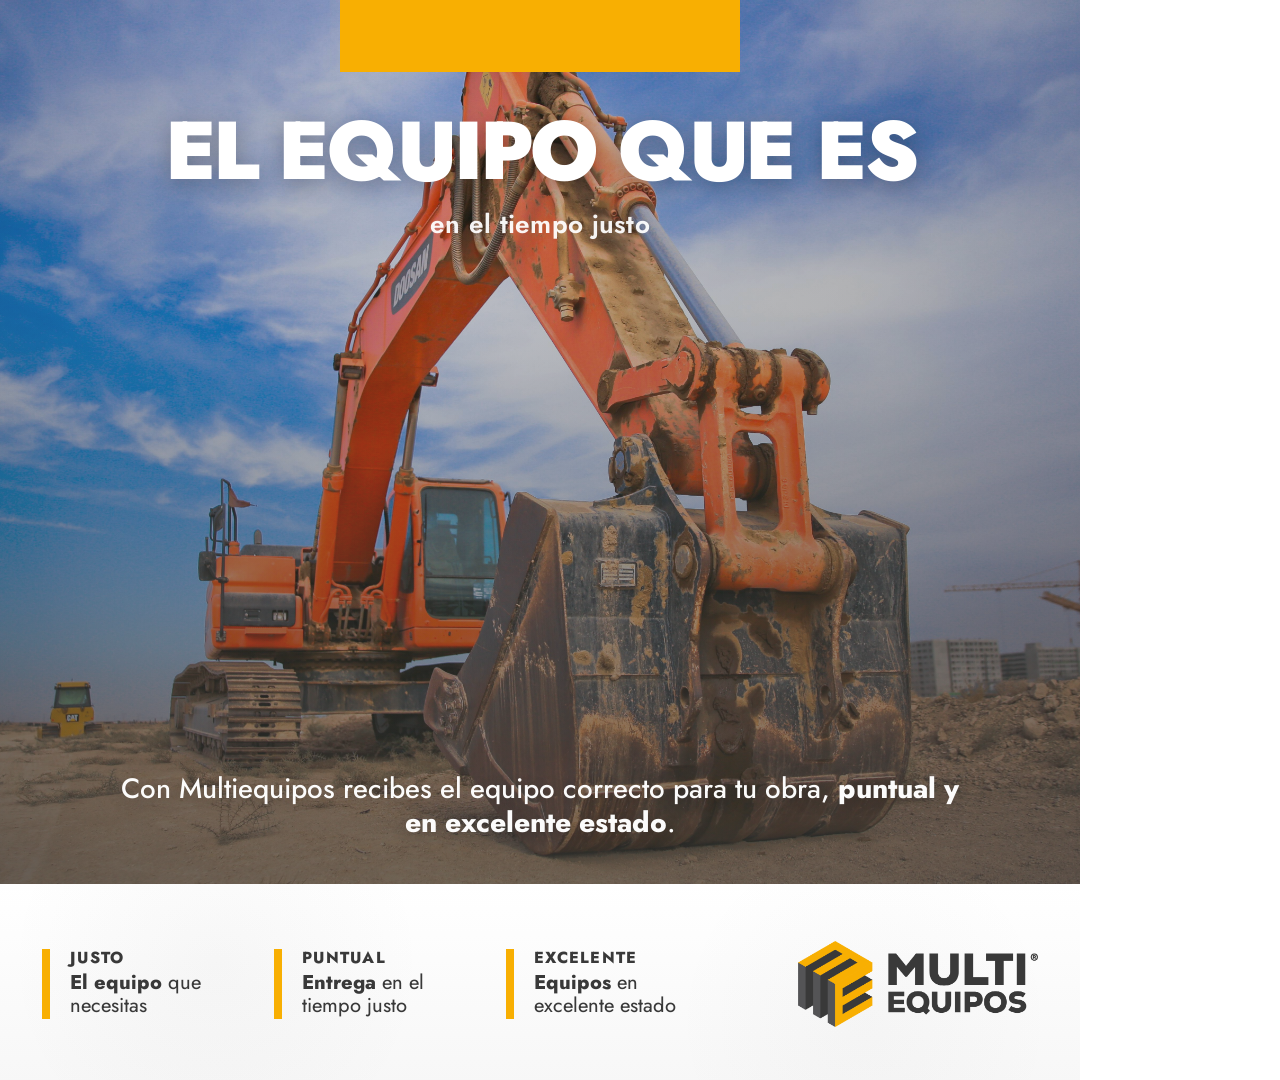
<file: demo-2/output/post-3.html>
<!DOCTYPE html>
<html lang="es">
<head>
  <meta charset="UTF-8">
  <meta name="viewport" content="width=1080, initial-scale=1.0">
  <title>Multiequipos | Post 3 valores de servicio</title>
  <style>
    @font-face {
      font-family: 'Jost';
      src: url('../fonts/Jost-VariableFont_wght.ttf') format('truetype');
      font-weight: 100 900;
      font-style: normal;
    }

    @font-face {
      font-family: 'Jost';
      src: url('../fonts/Jost-Italic-VariableFont_wght.ttf') format('truetype');
      font-weight: 100 900;
      font-style: italic;
    }

    :root {
      --brand-white: #ffffff;
      --brand-dark: #393939;
      --brand-yellow: #f8af02;
      --brand-gray: #b3b3b3;
      --brand-red: #de1f14;
    }

    * {
      box-sizing: border-box;
    }

    html,
    body {
      margin: 0;
      width: 1080px;
      height: 1080px;
      overflow: hidden;
      font-family: 'Jost', sans-serif;
      background: var(--brand-white);
    }

    .post {
      position: relative;
      width: 1080px;
      height: 1080px;
      overflow: hidden;
      background: var(--brand-dark);
      color: var(--brand-white);
    }

    .hero {
      position: absolute;
      inset: 0 0 196px;
      overflow: hidden;
    }

    .hero img {
      width: 100%;
      height: 100%;
      object-fit: cover;
      object-position: center center;
      display: block;
    }

    .hero::before {
      content: '';
      position: absolute;
      inset: 0;
      background:
        linear-gradient(180deg, rgba(57, 57, 57, 0.16) 0%, rgba(57, 57, 57, 0.22) 35%, rgba(57, 57, 57, 0.62) 100%),
        linear-gradient(90deg, rgba(57, 57, 57, 0.22) 0%, rgba(57, 57, 57, 0.08) 40%, rgba(57, 57, 57, 0.24) 100%);
    }

    .top-accent {
      position: absolute;
      top: 0;
      left: 340px;
      width: 400px;
      height: 72px;
      background: var(--brand-yellow);
      z-index: 2;
    }

    .copy {
      position: absolute;
      inset: 112px 74px 240px;
      display: flex;
      flex-direction: column;
      justify-content: space-between;
      z-index: 3;
    }

    .copy-top {
      display: grid;
      gap: 22px;
      justify-items: center;
      text-align: center;
    }

    .kicker {
      margin: 0;
      font-size: 26px;
      line-height: 1;
      font-weight: 620;
      color: rgba(255, 255, 255, 0.94);
      letter-spacing: 0.01em;
    }

    h1 {
      margin: 0;
      max-width: 880px;
      font-size: 82px;
      line-height: 0.94;
      font-weight: 860;
      text-transform: uppercase;
      letter-spacing: -0.04em;
      text-wrap: balance;
      text-shadow: 0 5px 22px rgba(0, 0, 0, 0.24);
    }

    .copy-bottom {
      display: grid;
      gap: 14px;
      justify-items: center;
      text-align: center;
      padding: 0 46px;
    }

    .support {
      margin: 0;
      max-width: 860px;
      font-size: 28px;
      line-height: 1.22;
      font-weight: 470;
      color: rgba(255, 255, 255, 0.98);
      text-shadow: 0 4px 16px rgba(0, 0, 0, 0.22);
    }

    .support strong {
      font-weight: 760;
    }

    .footer {
      position: absolute;
      inset: auto 0 0;
      height: 196px;
      background:
        linear-gradient(180deg, rgba(255, 255, 255, 0.98), rgba(247, 247, 247, 0.98)),
        var(--brand-white);
      display: grid;
      grid-template-columns: 1fr 1fr 1fr 300px;
      align-items: center;
      column-gap: 0;
      padding: 28px 42px 24px;
      z-index: 4;
    }

    .footer::before {
      content: '';
      position: absolute;
      inset: 0;
      background:
        radial-gradient(circle at 20% 40%, rgba(57, 57, 57, 0.03), transparent 24%),
        radial-gradient(circle at 80% 70%, rgba(57, 57, 57, 0.025), transparent 22%);
      pointer-events: none;
    }

    .feature {
      position: relative;
      min-height: 106px;
      padding: 10px 22px 10px 28px;
      display: grid;
      align-content: center;
      gap: 6px;
      z-index: 1;
    }

    .feature::before {
      content: '';
      position: absolute;
      left: 0;
      top: 18px;
      bottom: 18px;
      width: 8px;
      background: var(--brand-yellow);
    }

    .feature-label {
      display: block;
      font-size: 16px;
      line-height: 1;
      font-weight: 760;
      text-transform: uppercase;
      letter-spacing: 0.08em;
      color: var(--brand-dark);
    }

    .feature-text {
      display: block;
      font-size: 20px;
      line-height: 1.14;
      font-weight: 430;
      color: var(--brand-dark);
    }

    .feature-text strong {
      font-weight: 760;
    }

    .brand-lockup {
      position: relative;
      display: grid;
      justify-items: end;
      z-index: 1;
    }

    .brand-lockup img {
      width: 240px;
      height: auto;
      display: block;
    }
  </style>
</head>
<body>
  <article class="post" id="post-3">
    <div class="hero">
      <img
        src="../input-media/pexels-rezwan-1078884.jpg"
        alt="Excavadora en obra de construcción"
      >
    </div>

    <div class="top-accent" aria-hidden="true"></div>

    <section class="copy">
      <div class="copy-top">
        <h1>EL EQUIPO QUE ES</h1>
        <p class="kicker">en el tiempo justo</p>
      </div>

      <div class="copy-bottom">
        <p class="support">
          Con Multiequipos recibes el equipo correcto para tu obra,
          <strong>puntual y en excelente estado</strong>.
        </p>
      </div>
    </section>

    <footer class="footer">
      <div class="feature">
        <span class="feature-label">Justo</span>
        <span class="feature-text"><strong>El equipo</strong> que necesitas</span>
      </div>

      <div class="feature">
        <span class="feature-label">Puntual</span>
        <span class="feature-text"><strong>Entrega</strong> en el tiempo justo</span>
      </div>

      <div class="feature">
        <span class="feature-label">Excelente</span>
        <span class="feature-text"><strong>Equipos</strong> en excelente estado</span>
      </div>

      <div class="brand-lockup">
        <img
          src="../logo-1/FA934584-BD56-40E6-8696-41DF6E62FF71-export.png"
          alt="Logo Multiequipos"
        >
      </div>
    </footer>
  </article>
</body>
</html>
</file>
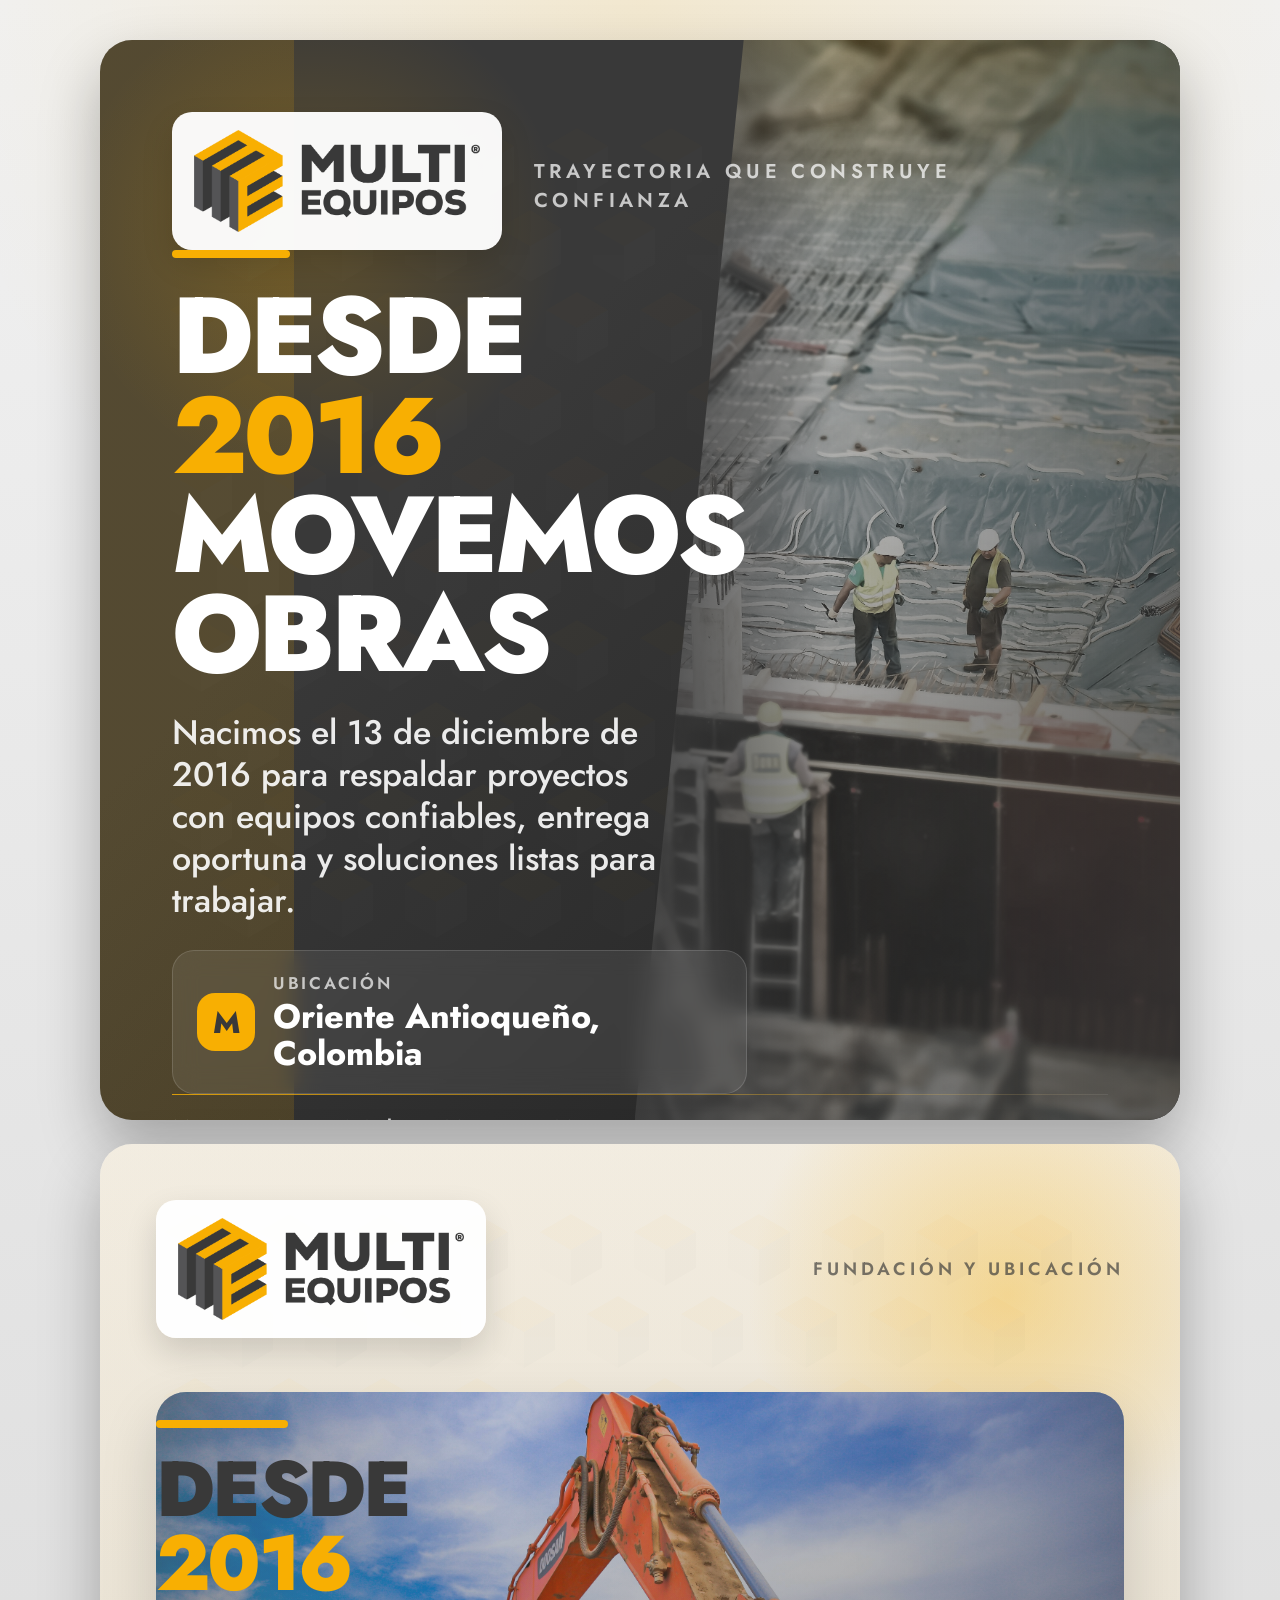
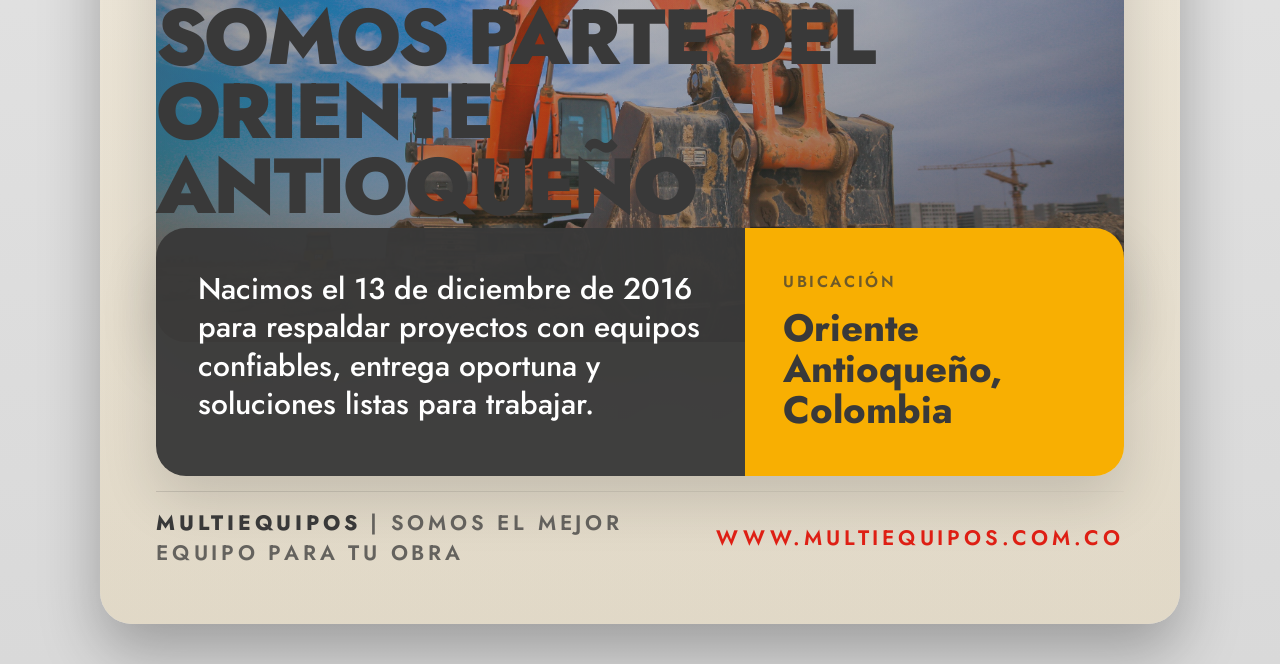
<file: demo-2/output/posts.html>
<!DOCTYPE html>
<html lang="es">
<head>
  <meta charset="UTF-8">
  <meta name="viewport" content="width=device-width, initial-scale=1.0">
  <title>Multiequipos | Post fundación y ubicación</title>
  <style>
    @font-face {
      font-family: 'Jost';
      src: url('../fonts/Jost-VariableFont_wght.ttf') format('truetype');
      font-weight: 100 900;
      font-style: normal;
    }

    @font-face {
      font-family: 'Jost';
      src: url('../fonts/Jost-Italic-VariableFont_wght.ttf') format('truetype');
      font-weight: 100 900;
      font-style: italic;
    }

    :root {
      --brand-white: #ffffff;
      --brand-dark: #393939;
      --brand-yellow: #f8af02;
      --brand-gray: #b3b3b3;
      --brand-red: #de1f14;
      --shadow: 0 28px 60px rgba(0, 0, 0, 0.28);
    }

    * {
      box-sizing: border-box;
    }

    body {
      margin: 0;
      min-height: 100vh;
      display: flex;
      justify-content: center;
      align-items: flex-start;
      padding: 40px 24px;
      background:
        radial-gradient(circle at top, rgba(248, 175, 2, 0.14), transparent 30%),
        linear-gradient(180deg, #f1f1f1 0%, #d9d9d9 100%);
      font-family: 'Jost', sans-serif;
      color: var(--brand-white);
    }

    .posts-page {
      display: grid;
      gap: 24px;
    }

    .post {
      position: relative;
      width: 1080px;
      height: 1080px;
      overflow: hidden;
      background:
        linear-gradient(135deg, rgba(57, 57, 57, 0.93) 0%, rgba(57, 57, 57, 0.88) 35%, rgba(32, 32, 32, 0.95) 100%),
        #393939;
      border-radius: 32px;
      box-shadow: var(--shadow);
      isolation: isolate;
    }

    .post::before {
      content: '';
      position: absolute;
      inset: 0;
      background:
        linear-gradient(90deg, rgba(248, 175, 2, 0.14) 0 18%, transparent 18% 100%),
        radial-gradient(circle at 20% 18%, rgba(248, 175, 2, 0.2), transparent 20%),
        radial-gradient(circle at 82% 72%, rgba(255, 255, 255, 0.08), transparent 18%);
      z-index: -4;
    }

    .brand-pattern {
      position: absolute;
      inset: 0;
      opacity: 0.11;
      z-index: -3;
    }

    .brand-pattern svg {
      width: 100%;
      height: 100%;
    }

    .photo-panel {
      position: absolute;
      right: 0;
      top: 0;
      width: 50.5%;
      height: 100%;
      background:
        linear-gradient(180deg, rgba(57, 57, 57, 0.1), rgba(57, 57, 57, 0.55)),
        linear-gradient(270deg, rgba(57, 57, 57, 0.24) 0%, rgba(57, 57, 57, 0.92) 94%);
      clip-path: polygon(20% 0, 100% 0, 100% 100%, 0 100%);
      z-index: -2;
      overflow: hidden;
    }

    .photo-panel img {
      width: 100%;
      height: 100%;
      object-fit: cover;
      filter: saturate(0.95) contrast(1.02);
      mix-blend-mode: luminosity;
      opacity: 0.92;
    }

    .photo-panel::after {
      content: '';
      position: absolute;
      inset: 0;
      background:
        linear-gradient(90deg, rgba(57, 57, 57, 0.92) 0%, rgba(57, 57, 57, 0.18) 36%, rgba(57, 57, 57, 0.58) 100%),
        linear-gradient(180deg, rgba(248, 175, 2, 0.18), transparent 18%, rgba(57, 57, 57, 0.45) 88%);
    }

    .content {
      position: relative;
      display: flex;
      flex-direction: column;
      justify-content: space-between;
      height: 100%;
      padding: 72px;
    }

    .topbar {
      display: flex;
      justify-content: space-between;
      align-items: flex-start;
      gap: 32px;
    }

    .logo-chip {
      display: inline-flex;
      align-items: center;
      padding: 18px 22px;
      background: rgba(255, 255, 255, 0.96);
      border-radius: 20px;
      box-shadow: 0 14px 32px rgba(0, 0, 0, 0.14);
    }

    .logo-chip img {
      width: 286px;
      height: auto;
      display: block;
    }

    .eyebrow {
      align-self: center;
      padding-top: 10px;
      font-size: 20px;
      font-weight: 600;
      letter-spacing: 0.22em;
      text-transform: uppercase;
      color: rgba(255, 255, 255, 0.72);
    }

    .main {
      max-width: 575px;
      display: grid;
      gap: 28px;
    }

    .accent-line {
      width: 118px;
      height: 8px;
      border-radius: 999px;
      background: var(--brand-yellow);
    }

    h1 {
      margin: 0;
      font-size: 108px;
      line-height: 0.92;
      font-weight: 850;
      text-transform: uppercase;
      letter-spacing: -0.035em;
    }

    .year {
      color: var(--brand-yellow);
      display: block;
    }

    .copy {
      max-width: 500px;
      margin: 0;
      font-size: 34px;
      line-height: 1.24;
      color: rgba(255, 255, 255, 0.9);
      font-weight: 500;
    }

    .location-card {
      width: fit-content;
      display: flex;
      align-items: center;
      gap: 18px;
      padding: 20px 24px;
      border: 1px solid rgba(255, 255, 255, 0.14);
      background: rgba(255, 255, 255, 0.08);
      backdrop-filter: blur(12px);
      border-radius: 22px;
    }

    .location-icon {
      width: 58px;
      height: 58px;
      flex: 0 0 auto;
      display: grid;
      place-items: center;
      border-radius: 18px;
      background: var(--brand-yellow);
      color: var(--brand-dark);
      font-size: 30px;
      font-weight: 800;
    }

    .location-label {
      display: block;
      margin-bottom: 4px;
      font-size: 17px;
      font-weight: 600;
      letter-spacing: 0.16em;
      text-transform: uppercase;
      color: rgba(255, 255, 255, 0.7);
    }

    .location-value {
      display: block;
      font-size: 34px;
      line-height: 1.08;
      font-weight: 740;
      color: var(--brand-white);
    }

    .footer {
      display: grid;
      gap: 18px;
    }

    .divider {
      width: 100%;
      height: 1px;
      background: linear-gradient(90deg, rgba(248, 175, 2, 0.82), rgba(255, 255, 255, 0.08));
    }

    .footer-meta {
      display: flex;
      justify-content: space-between;
      align-items: center;
      gap: 24px;
      font-size: 21px;
      text-transform: uppercase;
      letter-spacing: 0.18em;
      font-weight: 600;
      color: rgba(255, 255, 255, 0.78);
    }

    .footer-meta strong {
      color: var(--brand-white);
      font-weight: 750;
    }

    .website {
      color: var(--brand-red);
    }

    .post-alt {
      background:
        linear-gradient(180deg, #f6f0e4 0%, #efe6d3 100%);
      color: var(--brand-dark);
    }

    .post-alt::before {
      background:
        radial-gradient(circle at 84% 14%, rgba(248, 175, 2, 0.34), transparent 20%),
        linear-gradient(180deg, rgba(57, 57, 57, 0.02), rgba(57, 57, 57, 0.08));
      z-index: -5;
    }

    .post-alt .brand-pattern {
      opacity: 0.14;
      z-index: -4;
    }

    .post-alt .brand-pattern polygon:first-child {
      fill: rgba(248,175,2,0.19);
    }

    .post-alt .content {
      padding: 56px;
      justify-content: flex-start;
    }

    .post-alt .topbar {
      align-items: center;
    }

    .post-alt .eyebrow {
      color: rgba(57, 57, 57, 0.68);
      font-size: 18px;
      padding-top: 0;
      align-self: auto;
    }

    .post-alt .main {
      max-width: none;
      gap: 24px;
      margin-top: 82px;
      position: relative;
      z-index: 2;
    }

    .post-alt h1 {
      font-size: 78px;
      line-height: 0.95;
      color: var(--brand-dark);
      max-width: 760px;
    }

    .post-alt .copy {
      max-width: 630px;
      color: rgba(57, 57, 57, 0.9);
      font-size: 30px;
    }

    .post-alt .accent-line {
      width: 132px;
    }

    .post-alt .footer {
      gap: 16px;
      position: absolute;
      left: 56px;
      right: 56px;
      bottom: 56px;
    }

    .post-alt .divider {
      background: linear-gradient(90deg, rgba(57, 57, 57, 0.16), rgba(57, 57, 57, 0.04));
    }

    .post-alt .footer-meta {
      color: rgba(57, 57, 57, 0.74);
    }

    .post-alt .footer-meta strong {
      color: var(--brand-dark);
    }

    .hero-photo {
      position: absolute;
      inset: 248px 56px 282px 56px;
      border-radius: 30px;
      overflow: hidden;
      box-shadow: 0 24px 56px rgba(0, 0, 0, 0.15);
      z-index: -3;
    }

    .hero-photo img {
      width: 100%;
      height: 100%;
      object-fit: cover;
      display: block;
    }

    .hero-photo::after {
      content: '';
      position: absolute;
      inset: 0;
      background:
        linear-gradient(180deg, rgba(57, 57, 57, 0.18), rgba(57, 57, 57, 0.52)),
        linear-gradient(90deg, rgba(248, 175, 2, 0.18), transparent 36%, rgba(57, 57, 57, 0.2) 100%);
    }

    .info-ribbon {
      position: absolute;
      left: 56px;
      bottom: 148px;
      width: 968px;
      display: grid;
      grid-template-columns: 1.4fr 0.9fr;
      gap: 0;
      border-radius: 30px;
      overflow: hidden;
      box-shadow: 0 24px 56px rgba(0, 0, 0, 0.14);
      z-index: -2;
    }

    .info-copy {
      padding: 42px 42px 46px;
      background: rgba(57, 57, 57, 0.96);
      color: var(--brand-white);
    }

    .info-copy p {
      margin: 0;
      font-size: 30px;
      line-height: 1.28;
      font-weight: 500;
    }

    .info-location {
      padding: 42px 38px 46px;
      background: var(--brand-yellow);
      color: var(--brand-dark);
      display: flex;
      flex-direction: column;
      justify-content: center;
      gap: 14px;
    }

    .info-location .location-label {
      color: rgba(57, 57, 57, 0.72);
      margin: 0;
      font-size: 16px;
    }

    .info-location .location-value {
      color: var(--brand-dark);
      font-size: 38px;
    }
  </style>
</head>
<body>
  <main class="posts-page">
    <article class="post" id="post-fundacion-ubicacion">
      <div class="brand-pattern" aria-hidden="true">
        <svg viewBox="0 0 1080 1080" fill="none" xmlns="http://www.w3.org/2000/svg">
          <defs>
            <g id="me-cube">
              <polygon points="0,36 31,18 62,36 31,54" fill="rgba(248,175,2,0.14)"/>
              <polygon points="0,36 31,54 31,90 0,72" fill="rgba(255,255,255,0.06)"/>
              <polygon points="62,36 31,54 31,90 62,72" fill="rgba(255,255,255,0.11)"/>
            </g>
          </defs>
          <g transform="translate(70 70)">
            <use href="#me-cube" x="0" y="0"/>
            <use href="#me-cube" x="94" y="0"/>
            <use href="#me-cube" x="188" y="0"/>
            <use href="#me-cube" x="282" y="0"/>
            <use href="#me-cube" x="376" y="0"/>
            <use href="#me-cube" x="470" y="0"/>
            <use href="#me-cube" x="564" y="0"/>
            <use href="#me-cube" x="658" y="0"/>
            <use href="#me-cube" x="752" y="0"/>

            <use href="#me-cube" x="47" y="82"/>
            <use href="#me-cube" x="141" y="82"/>
            <use href="#me-cube" x="235" y="82"/>
            <use href="#me-cube" x="329" y="82"/>
            <use href="#me-cube" x="423" y="82"/>
            <use href="#me-cube" x="517" y="82"/>
            <use href="#me-cube" x="611" y="82"/>
            <use href="#me-cube" x="705" y="82"/>
            <use href="#me-cube" x="799" y="82"/>

            <use href="#me-cube" x="0" y="164"/>
            <use href="#me-cube" x="94" y="164"/>
            <use href="#me-cube" x="188" y="164"/>
            <use href="#me-cube" x="282" y="164"/>
            <use href="#me-cube" x="376" y="164"/>
            <use href="#me-cube" x="470" y="164"/>
            <use href="#me-cube" x="564" y="164"/>
            <use href="#me-cube" x="658" y="164"/>
            <use href="#me-cube" x="752" y="164"/>

            <use href="#me-cube" x="47" y="246"/>
            <use href="#me-cube" x="141" y="246"/>
            <use href="#me-cube" x="235" y="246"/>
            <use href="#me-cube" x="329" y="246"/>
            <use href="#me-cube" x="423" y="246"/>
            <use href="#me-cube" x="517" y="246"/>
            <use href="#me-cube" x="611" y="246"/>
            <use href="#me-cube" x="705" y="246"/>
            <use href="#me-cube" x="799" y="246"/>

            <use href="#me-cube" x="0" y="328"/>
            <use href="#me-cube" x="94" y="328"/>
            <use href="#me-cube" x="188" y="328"/>
            <use href="#me-cube" x="282" y="328"/>
            <use href="#me-cube" x="376" y="328"/>
            <use href="#me-cube" x="470" y="328"/>
            <use href="#me-cube" x="564" y="328"/>
            <use href="#me-cube" x="658" y="328"/>
            <use href="#me-cube" x="752" y="328"/>

            <use href="#me-cube" x="47" y="410"/>
            <use href="#me-cube" x="141" y="410"/>
            <use href="#me-cube" x="235" y="410"/>
            <use href="#me-cube" x="329" y="410"/>
            <use href="#me-cube" x="423" y="410"/>
            <use href="#me-cube" x="517" y="410"/>
            <use href="#me-cube" x="611" y="410"/>
            <use href="#me-cube" x="705" y="410"/>
            <use href="#me-cube" x="799" y="410"/>

            <use href="#me-cube" x="0" y="492"/>
            <use href="#me-cube" x="94" y="492"/>
            <use href="#me-cube" x="188" y="492"/>
            <use href="#me-cube" x="282" y="492"/>
            <use href="#me-cube" x="376" y="492"/>
            <use href="#me-cube" x="470" y="492"/>
            <use href="#me-cube" x="564" y="492"/>
            <use href="#me-cube" x="658" y="492"/>
            <use href="#me-cube" x="752" y="492"/>

            <use href="#me-cube" x="47" y="574"/>
            <use href="#me-cube" x="141" y="574"/>
            <use href="#me-cube" x="235" y="574"/>
            <use href="#me-cube" x="329" y="574"/>
            <use href="#me-cube" x="423" y="574"/>
            <use href="#me-cube" x="517" y="574"/>
            <use href="#me-cube" x="611" y="574"/>
            <use href="#me-cube" x="705" y="574"/>
            <use href="#me-cube" x="799" y="574"/>

            <use href="#me-cube" x="0" y="656"/>
            <use href="#me-cube" x="94" y="656"/>
            <use href="#me-cube" x="188" y="656"/>
            <use href="#me-cube" x="282" y="656"/>
            <use href="#me-cube" x="376" y="656"/>
            <use href="#me-cube" x="470" y="656"/>
            <use href="#me-cube" x="564" y="656"/>
            <use href="#me-cube" x="658" y="656"/>
            <use href="#me-cube" x="752" y="656"/>

            <use href="#me-cube" x="47" y="738"/>
            <use href="#me-cube" x="141" y="738"/>
            <use href="#me-cube" x="235" y="738"/>
            <use href="#me-cube" x="329" y="738"/>
            <use href="#me-cube" x="423" y="738"/>
            <use href="#me-cube" x="517" y="738"/>
            <use href="#me-cube" x="611" y="738"/>
            <use href="#me-cube" x="705" y="738"/>
            <use href="#me-cube" x="799" y="738"/>
          </g>
        </svg>
      </div>

      <div class="photo-panel">
        <img
          src="../input-media/pexels-pixabay-159358.jpg"
          alt="Vista aérea de obra de construcción"
        >
      </div>

      <div class="content">
        <div class="topbar">
          <div class="logo-chip">
            <img
              src="../logo-1/FA934584-BD56-40E6-8696-41DF6E62FF71-export.png"
              alt="Logo Multiequipos"
            >
          </div>
          <span class="eyebrow">Trayectoria que construye confianza</span>
        </div>

        <section class="main">
          <div class="accent-line"></div>
          <h1>
            Desde
            <span class="year">2016</span>
            movemos obras
          </h1>
          <p class="copy">
            Nacimos el 13 de diciembre de 2016 para respaldar proyectos con equipos confiables,
            entrega oportuna y soluciones listas para trabajar.
          </p>
          <div class="location-card">
            <div class="location-icon">M</div>
            <div>
              <span class="location-label">Ubicación</span>
              <span class="location-value">Oriente Antioqueño, Colombia</span>
            </div>
          </div>
        </section>

        <footer class="footer">
          <div class="divider"></div>
          <div class="footer-meta">
            <span><strong>Multiequipos</strong> | Somos el mejor equipo para tu obra</span>
            <span class="website">www.multiequipos.com.co</span>
          </div>
        </footer>
      </div>
    </article>

    <article class="post post-alt" id="post-fundacion-ubicacion-2">
      <div class="brand-pattern" aria-hidden="true">
        <svg viewBox="0 0 1080 1080" fill="none" xmlns="http://www.w3.org/2000/svg">
          <defs>
            <g id="me-cube-alt">
              <polygon points="0,36 31,18 62,36 31,54" fill="rgba(248,175,2,0.16)"/>
              <polygon points="0,36 31,54 31,90 0,72" fill="rgba(57,57,57,0.05)"/>
              <polygon points="62,36 31,54 31,90 62,72" fill="rgba(57,57,57,0.09)"/>
            </g>
          </defs>
          <g transform="translate(64 52)">
            <use href="#me-cube-alt" x="0" y="0"/>
            <use href="#me-cube-alt" x="94" y="0"/>
            <use href="#me-cube-alt" x="188" y="0"/>
            <use href="#me-cube-alt" x="282" y="0"/>
            <use href="#me-cube-alt" x="376" y="0"/>
            <use href="#me-cube-alt" x="470" y="0"/>
            <use href="#me-cube-alt" x="564" y="0"/>
            <use href="#me-cube-alt" x="658" y="0"/>
            <use href="#me-cube-alt" x="752" y="0"/>
            <use href="#me-cube-alt" x="846" y="0"/>

            <use href="#me-cube-alt" x="47" y="82"/>
            <use href="#me-cube-alt" x="141" y="82"/>
            <use href="#me-cube-alt" x="235" y="82"/>
            <use href="#me-cube-alt" x="329" y="82"/>
            <use href="#me-cube-alt" x="423" y="82"/>
            <use href="#me-cube-alt" x="517" y="82"/>
            <use href="#me-cube-alt" x="611" y="82"/>
            <use href="#me-cube-alt" x="705" y="82"/>
            <use href="#me-cube-alt" x="799" y="82"/>

            <use href="#me-cube-alt" x="0" y="164"/>
            <use href="#me-cube-alt" x="94" y="164"/>
            <use href="#me-cube-alt" x="188" y="164"/>
            <use href="#me-cube-alt" x="282" y="164"/>
            <use href="#me-cube-alt" x="376" y="164"/>
            <use href="#me-cube-alt" x="470" y="164"/>
            <use href="#me-cube-alt" x="564" y="164"/>
            <use href="#me-cube-alt" x="658" y="164"/>
            <use href="#me-cube-alt" x="752" y="164"/>
            <use href="#me-cube-alt" x="846" y="164"/>

            <use href="#me-cube-alt" x="47" y="246"/>
            <use href="#me-cube-alt" x="141" y="246"/>
            <use href="#me-cube-alt" x="235" y="246"/>
            <use href="#me-cube-alt" x="329" y="246"/>
            <use href="#me-cube-alt" x="423" y="246"/>
            <use href="#me-cube-alt" x="517" y="246"/>
            <use href="#me-cube-alt" x="611" y="246"/>
            <use href="#me-cube-alt" x="705" y="246"/>
            <use href="#me-cube-alt" x="799" y="246"/>

            <use href="#me-cube-alt" x="0" y="328"/>
            <use href="#me-cube-alt" x="94" y="328"/>
            <use href="#me-cube-alt" x="188" y="328"/>
            <use href="#me-cube-alt" x="282" y="328"/>
            <use href="#me-cube-alt" x="376" y="328"/>
            <use href="#me-cube-alt" x="470" y="328"/>
            <use href="#me-cube-alt" x="564" y="328"/>
            <use href="#me-cube-alt" x="658" y="328"/>
            <use href="#me-cube-alt" x="752" y="328"/>
            <use href="#me-cube-alt" x="846" y="328"/>

            <use href="#me-cube-alt" x="47" y="410"/>
            <use href="#me-cube-alt" x="141" y="410"/>
            <use href="#me-cube-alt" x="235" y="410"/>
            <use href="#me-cube-alt" x="329" y="410"/>
            <use href="#me-cube-alt" x="423" y="410"/>
            <use href="#me-cube-alt" x="517" y="410"/>
            <use href="#me-cube-alt" x="611" y="410"/>
            <use href="#me-cube-alt" x="705" y="410"/>
            <use href="#me-cube-alt" x="799" y="410"/>

            <use href="#me-cube-alt" x="0" y="492"/>
            <use href="#me-cube-alt" x="94" y="492"/>
            <use href="#me-cube-alt" x="188" y="492"/>
            <use href="#me-cube-alt" x="282" y="492"/>
            <use href="#me-cube-alt" x="376" y="492"/>
            <use href="#me-cube-alt" x="470" y="492"/>
            <use href="#me-cube-alt" x="564" y="492"/>
            <use href="#me-cube-alt" x="658" y="492"/>
            <use href="#me-cube-alt" x="752" y="492"/>
            <use href="#me-cube-alt" x="846" y="492"/>

            <use href="#me-cube-alt" x="47" y="574"/>
            <use href="#me-cube-alt" x="141" y="574"/>
            <use href="#me-cube-alt" x="235" y="574"/>
            <use href="#me-cube-alt" x="329" y="574"/>
            <use href="#me-cube-alt" x="423" y="574"/>
            <use href="#me-cube-alt" x="517" y="574"/>
            <use href="#me-cube-alt" x="611" y="574"/>
            <use href="#me-cube-alt" x="705" y="574"/>
            <use href="#me-cube-alt" x="799" y="574"/>

            <use href="#me-cube-alt" x="0" y="656"/>
            <use href="#me-cube-alt" x="94" y="656"/>
            <use href="#me-cube-alt" x="188" y="656"/>
            <use href="#me-cube-alt" x="282" y="656"/>
            <use href="#me-cube-alt" x="376" y="656"/>
            <use href="#me-cube-alt" x="470" y="656"/>
            <use href="#me-cube-alt" x="564" y="656"/>
            <use href="#me-cube-alt" x="658" y="656"/>
            <use href="#me-cube-alt" x="752" y="656"/>
            <use href="#me-cube-alt" x="846" y="656"/>

            <use href="#me-cube-alt" x="47" y="738"/>
            <use href="#me-cube-alt" x="141" y="738"/>
            <use href="#me-cube-alt" x="235" y="738"/>
            <use href="#me-cube-alt" x="329" y="738"/>
            <use href="#me-cube-alt" x="423" y="738"/>
            <use href="#me-cube-alt" x="517" y="738"/>
            <use href="#me-cube-alt" x="611" y="738"/>
            <use href="#me-cube-alt" x="705" y="738"/>
            <use href="#me-cube-alt" x="799" y="738"/>
          </g>
        </svg>
      </div>

      <div class="hero-photo">
        <img
          src="../input-media/pexels-rezwan-1078884.jpg"
          alt="Excavadora en obra de construcción"
        >
      </div>

      <div class="info-ribbon">
        <div class="info-copy">
          <p>
            Nacimos el 13 de diciembre de 2016 para respaldar proyectos con equipos confiables,
            entrega oportuna y soluciones listas para trabajar.
          </p>
        </div>
        <div class="info-location">
          <span class="location-label">Ubicación</span>
          <span class="location-value">Oriente Antioqueño, Colombia</span>
        </div>
      </div>

      <div class="content">
        <div class="topbar">
          <div class="logo-chip">
            <img
              src="../logo-1/FA934584-BD56-40E6-8696-41DF6E62FF71-export.png"
              alt="Logo Multiequipos"
            >
          </div>
          <span class="eyebrow">Fundación y ubicación</span>
        </div>

        <section class="main">
          <div class="accent-line"></div>
          <h1>
            Desde <span class="year">2016</span> somos parte del Oriente Antioqueño
          </h1>
        </section>

        <footer class="footer">
          <div class="divider"></div>
          <div class="footer-meta">
            <span><strong>Multiequipos</strong> | Somos el mejor equipo para tu obra</span>
            <span class="website">www.multiequipos.com.co</span>
          </div>
        </footer>
      </div>
    </article>
  </main>
</body>
</html>
</file>
<file: styles.css>
/* ============================================================
   Daniel Montoya — Sitio personal
   Sistema gráfico: El Cisne Negro
   Paleta cálida + Outfit (UI/titulares) + Lora (editorial)
   ============================================================ */

@font-face {
  font-family: "Outfit";
  src: url("assets/fonts/Outfit.ttf") format("truetype-variations"),
    url("assets/fonts/Outfit.ttf") format("truetype");
  font-weight: 100 900;
  font-style: normal;
  font-display: swap;
}

@font-face {
  font-family: "Lora";
  src: url("assets/fonts/Lora.ttf") format("truetype-variations"),
    url("assets/fonts/Lora.ttf") format("truetype");
  font-weight: 400 700;
  font-style: normal;
  font-display: swap;
}

:root {
  --color-cream: #fef3d9;
  --color-cream-soft: #f9ead0;
  --color-black: #0e0a07;
  --color-rust: #9b4421;
  --color-olive: #676545;
  --color-blue: #233548;

  --ink-on-cream: #0e0a07;
  --ink-on-dark: #fef3d9;
  --ink-muted-cream: rgba(14, 10, 7, 0.62);
  --ink-muted-dark: rgba(254, 243, 217, 0.68);

  --max-w: 1200px;
  --gutter: clamp(1.5rem, 4vw, 4rem);
  --section-y: clamp(5rem, 10vw, 9rem);

  --radius: 4px;
  --ease: cubic-bezier(0.2, 0.7, 0.2, 1);

  --font-display: "Outfit", system-ui, -apple-system, "Segoe UI", sans-serif;
  --font-body: "Lora", Georgia, "Times New Roman", serif;
}

/* ---------- Reset / base ---------- */

*,
*::before,
*::after {
  box-sizing: border-box;
}

html {
  scroll-behavior: smooth;
  -webkit-text-size-adjust: 100%;
  scroll-padding-top: 5rem;
}

body {
  margin: 0;
  font-family: var(--font-display);
  font-weight: 400;
  background: var(--color-cream);
  color: var(--ink-on-cream);
  line-height: 1.55;
  -webkit-font-smoothing: antialiased;
  text-rendering: optimizeLegibility;
}

img,
svg {
  display: block;
  max-width: 100%;
}

a {
  color: inherit;
  text-decoration: none;
}

ol,
ul {
  margin: 0;
  padding: 0;
  list-style: none;
}

h1,
h2,
h3,
p {
  margin: 0;
}

::selection {
  background: var(--color-rust);
  color: var(--color-cream);
}

/* ---------- Header / Nav ---------- */

.site-header {
  position: fixed;
  inset: 0 0 auto 0;
  z-index: 50;
  display: flex;
  align-items: center;
  justify-content: space-between;
  padding: 1.25rem var(--gutter);
  background: rgba(254, 243, 217, 0);
  backdrop-filter: blur(0px);
  transition: background 0.4s var(--ease), backdrop-filter 0.4s var(--ease),
    border-color 0.4s var(--ease), padding 0.4s var(--ease);
  border-bottom: 1px solid transparent;
}

.site-header.is-scrolled {
  background: rgba(254, 243, 217, 0.92);
  backdrop-filter: blur(12px);
  border-bottom-color: rgba(14, 10, 7, 0.08);
  padding: 0.85rem var(--gutter);
}

.brand {
  display: inline-flex;
  align-items: center;
  gap: 0.65rem;
  font-family: var(--font-display);
  font-weight: 600;
  font-size: 1rem;
  letter-spacing: 0.01em;
}

.brand__mark {
  width: 32px;
  height: 32px;
}

.brand__text {
  display: inline-block;
}

.site-nav {
  display: flex;
  align-items: center;
  gap: 2rem;
  font-family: var(--font-display);
  font-size: 0.9rem;
  font-weight: 500;
  letter-spacing: 0.01em;
}

.site-nav a {
  position: relative;
  padding: 0.25rem 0;
  opacity: 0.78;
  transition: opacity 0.25s var(--ease);
}

.site-nav a:hover {
  opacity: 1;
}

.site-nav a::after {
  content: "";
  position: absolute;
  left: 0;
  bottom: -2px;
  width: 0;
  height: 1px;
  background: currentColor;
  transition: width 0.3s var(--ease);
}

.site-nav a:hover::after {
  width: 100%;
}

.site-nav__cta {
  padding: 0.55rem 1.1rem !important;
  border: 1px solid currentColor;
  border-radius: 999px;
  opacity: 1 !important;
}

.site-nav__cta::after {
  display: none !important;
}

.site-nav__cta:hover {
  background: var(--color-black);
  color: var(--color-cream);
  border-color: var(--color-black);
}

@media (max-width: 720px) {
  .site-nav {
    gap: 1.1rem;
  }
  .site-nav a:not(.site-nav__cta) {
    display: none;
  }
  .brand__text {
    display: none;
  }
}

/* ---------- Section base ---------- */

.section {
  position: relative;
  padding: var(--section-y) var(--gutter);
}

.section__inner {
  max-width: var(--max-w);
  margin: 0 auto;
  position: relative;
  z-index: 2;
}

.section__header {
  max-width: 720px;
  margin-bottom: clamp(2.5rem, 5vw, 4.5rem);
}

.section__title {
  font-family: var(--font-display);
  font-weight: 600;
  font-size: clamp(2rem, 4.2vw, 3.4rem);
  line-height: 1.08;
  letter-spacing: -0.015em;
  margin-top: 0.6rem;
  text-wrap: balance;
}

.section__title--light {
  color: var(--ink-on-dark);
}

.section__sub {
  margin-top: 1.4rem;
  font-family: var(--font-body);
  font-size: 1.075rem;
  line-height: 1.6;
  color: var(--ink-muted-dark);
  max-width: 56ch;
}

/* ---------- Eyebrow ---------- */

.eyebrow {
  display: inline-block;
  font-family: var(--font-display);
  font-size: 0.78rem;
  font-weight: 600;
  letter-spacing: 0.18em;
  text-transform: uppercase;
  color: var(--color-rust);
  margin-bottom: 0.5rem;
}

.eyebrow--dark {
  color: var(--color-rust);
}

.eyebrow--light {
  color: var(--color-cream);
  opacity: 0.85;
}

/* ---------- Hero ---------- */

.section--hero {
  min-height: 100svh;
  padding-top: clamp(8rem, 16vh, 12rem);
  padding-bottom: clamp(5rem, 10vh, 8rem);
  display: flex;
  align-items: center;
  background-color: var(--color-cream);
  background-image: url("assets/textures/cream.png");
  background-size: cover;
  background-position: center;
}

.hero {
  max-width: 960px;
}

.hero__title {
  font-family: var(--font-display);
  font-weight: 600;
  font-size: clamp(2.6rem, 6.4vw, 5.6rem);
  line-height: 1.02;
  letter-spacing: -0.025em;
  margin-top: 1rem;
  text-wrap: balance;
}

.hero__title em {
  font-style: italic;
  font-family: var(--font-body);
  font-weight: 500;
  color: var(--color-rust);
}

.hero__lede {
  margin-top: 1.6rem;
  font-family: var(--font-body);
  font-size: clamp(1.05rem, 1.4vw, 1.25rem);
  line-height: 1.6;
  max-width: 56ch;
  color: var(--ink-muted-cream);
}

.hero__actions {
  display: flex;
  flex-wrap: wrap;
  gap: 0.85rem;
  margin-top: 2.4rem;
}

.hero__scroll {
  position: absolute;
  left: var(--gutter);
  bottom: 2rem;
  display: flex;
  align-items: center;
  gap: 0.85rem;
  font-family: var(--font-display);
  font-size: 0.72rem;
  letter-spacing: 0.16em;
  text-transform: uppercase;
  color: var(--ink-muted-cream);
  z-index: 2;
}

.hero__scroll-line {
  display: inline-block;
  width: 64px;
  height: 1px;
  background: currentColor;
  position: relative;
  overflow: hidden;
}

.hero__scroll-line::after {
  content: "";
  position: absolute;
  inset: 0;
  background: var(--color-rust);
  transform: translateX(-100%);
  animation: line-sweep 2.6s var(--ease) infinite;
}

@keyframes line-sweep {
  0% {
    transform: translateX(-100%);
  }
  60%,
  100% {
    transform: translateX(100%);
  }
}

/* ---------- Buttons ---------- */

.btn {
  display: inline-flex;
  align-items: center;
  gap: 0.55rem;
  padding: 0.95rem 1.6rem;
  font-family: var(--font-display);
  font-size: 0.95rem;
  font-weight: 500;
  letter-spacing: 0.01em;
  border-radius: 999px;
  border: 1px solid transparent;
  cursor: pointer;
  transition: transform 0.2s var(--ease), background 0.25s var(--ease),
    color 0.25s var(--ease), border-color 0.25s var(--ease);
}

.btn--primary {
  background: var(--color-black);
  color: var(--color-cream);
  border-color: var(--color-black);
}

.btn--primary:hover {
  background: var(--color-rust);
  border-color: var(--color-rust);
  transform: translateY(-1px);
}

.btn--ghost {
  background: transparent;
  color: var(--color-black);
  border-color: rgba(14, 10, 7, 0.35);
}

.btn--ghost:hover {
  border-color: var(--color-black);
  background: rgba(14, 10, 7, 0.04);
}

.btn--large {
  padding: 1.15rem 2rem;
  font-size: 1.05rem;
}

/* ---------- Section: cream ---------- */

.section--cream {
  background: var(--color-cream);
  border-top: 1px solid rgba(14, 10, 7, 0.06);
}

/* ---------- Two-col (enfoque) ---------- */

.two-col {
  display: grid;
  grid-template-columns: 0.85fr 1fr;
  gap: clamp(2rem, 5vw, 5rem);
  align-items: start;
}

@media (max-width: 820px) {
  .two-col {
    grid-template-columns: 1fr;
    gap: 2rem;
  }
}

.two-col__right p {
  font-family: var(--font-body);
  font-size: 1.05rem;
  line-height: 1.7;
  color: var(--ink-muted-cream);
  margin-bottom: 1.1rem;
}

.two-col__right p.lede {
  font-size: 1.2rem;
  color: var(--color-black);
  line-height: 1.55;
}

/* ---------- Cards (servicios) ---------- */

.cards {
  display: grid;
  grid-template-columns: repeat(2, 1fr);
  gap: 1.25rem;
}

@media (max-width: 760px) {
  .cards {
    grid-template-columns: 1fr;
  }
}

.card {
  position: relative;
  padding: 2.4rem 2rem 2.2rem;
  background: var(--color-cream-soft);
  border: 1px solid rgba(14, 10, 7, 0.08);
  border-radius: var(--radius);
  transition: transform 0.35s var(--ease), border-color 0.35s var(--ease),
    background 0.35s var(--ease);
}

.card:hover {
  transform: translateY(-3px);
  border-color: rgba(14, 10, 7, 0.22);
  background: #fff8e6;
}

.card__num {
  display: inline-block;
  font-family: var(--font-display);
  font-size: 0.82rem;
  font-weight: 600;
  letter-spacing: 0.1em;
  color: var(--color-rust);
  margin-bottom: 1rem;
}

.card__title {
  font-family: var(--font-display);
  font-size: 1.45rem;
  font-weight: 600;
  letter-spacing: -0.01em;
  margin-bottom: 0.7rem;
}

.card__body {
  font-family: var(--font-body);
  font-size: 1rem;
  line-height: 1.6;
  color: var(--ink-muted-cream);
}

/* ---------- Section: blue (método) ---------- */

.section--blue {
  background: var(--color-blue);
  color: var(--ink-on-dark);
}

.section--blue .section__title {
  color: var(--ink-on-dark);
}

.steps {
  display: grid;
  grid-template-columns: repeat(4, 1fr);
  gap: 2rem;
  counter-reset: step;
}

@media (max-width: 960px) {
  .steps {
    grid-template-columns: repeat(2, 1fr);
  }
}

@media (max-width: 560px) {
  .steps {
    grid-template-columns: 1fr;
  }
}

.step {
  position: relative;
  padding-top: 1.6rem;
  border-top: 1px solid rgba(254, 243, 217, 0.22);
}

.step__num {
  font-family: var(--font-display);
  font-size: 0.78rem;
  font-weight: 600;
  letter-spacing: 0.14em;
  color: var(--color-cream);
  opacity: 0.55;
}

.step__title {
  font-family: var(--font-display);
  font-size: 1.35rem;
  font-weight: 600;
  margin-top: 0.55rem;
  margin-bottom: 0.7rem;
  color: var(--ink-on-dark);
}

.step__body {
  font-family: var(--font-body);
  font-size: 0.98rem;
  line-height: 1.6;
  color: var(--ink-muted-dark);
}

/* ---------- Section: dark (contacto) ---------- */

.section--dark {
  background-color: var(--color-black);
  background-image: url("assets/textures/black.png");
  background-size: cover;
  background-position: center;
  color: var(--ink-on-dark);
  text-align: center;
}

.contact {
  max-width: 760px;
  margin: 0 auto;
}

.contact__mark {
  width: 96px;
  height: 96px;
  margin: 0 auto 1.6rem;
  opacity: 0.95;
}

.contact__title {
  font-family: var(--font-display);
  font-weight: 600;
  font-size: clamp(2.2rem, 5.4vw, 4.4rem);
  line-height: 1.05;
  letter-spacing: -0.02em;
  margin-top: 0.6rem;
  text-wrap: balance;
  color: var(--ink-on-dark);
}

.contact__lede {
  margin: 1.5rem auto 2.4rem;
  font-family: var(--font-body);
  font-size: 1.1rem;
  line-height: 1.6;
  max-width: 52ch;
  color: var(--ink-muted-dark);
}

.section--dark .btn--primary {
  background: var(--color-cream);
  color: var(--color-black);
  border-color: var(--color-cream);
}

.section--dark .btn--primary:hover {
  background: var(--color-rust);
  color: var(--color-cream);
  border-color: var(--color-rust);
}

.contact__channels {
  display: flex;
  justify-content: center;
  flex-wrap: wrap;
  gap: 2rem;
  margin-top: 2.6rem;
  font-family: var(--font-display);
  font-size: 0.85rem;
  letter-spacing: 0.12em;
  text-transform: uppercase;
  color: var(--ink-muted-dark);
}

.contact__channels a {
  position: relative;
  padding-bottom: 3px;
  border-bottom: 1px solid rgba(254, 243, 217, 0.3);
  transition: color 0.25s var(--ease), border-color 0.25s var(--ease);
}

.contact__channels a:hover {
  color: var(--color-cream);
  border-color: var(--color-cream);
}

/* ---------- Footer ---------- */

.site-footer {
  background: var(--color-black);
  color: var(--ink-muted-dark);
  padding: 1.6rem var(--gutter);
  border-top: 1px solid rgba(254, 243, 217, 0.08);
  font-family: var(--font-display);
  font-size: 0.82rem;
  letter-spacing: 0.01em;
}

.site-footer__inner {
  max-width: var(--max-w);
  margin: 0 auto;
  display: flex;
  justify-content: space-between;
  flex-wrap: wrap;
  gap: 0.5rem;
}

.site-footer__meta {
  opacity: 0.7;
}

/* ---------- Reveal on scroll ---------- */

.reveal {
  opacity: 0;
  transform: translateY(18px);
  transition: opacity 0.8s var(--ease), transform 0.8s var(--ease);
}

.reveal.is-visible {
  opacity: 1;
  transform: translateY(0);
}

@media (prefers-reduced-motion: reduce) {
  *,
  *::before,
  *::after {
    animation-duration: 0.001ms !important;
    animation-iteration-count: 1 !important;
    transition-duration: 0.001ms !important;
    scroll-behavior: auto !important;
  }
  .reveal {
    opacity: 1;
    transform: none;
  }
}
</file>
<file: Clientes/Personal/Presentaciones/el-cisne-negro/styles.css>
:root {
  --color-light-cream: #fef3d9;
  --color-rich-black: #0e0a07;
  --color-rust: #9b4421;
  --color-olive-drab: #676545;
  --color-charcoal-blue: #233548;
  --ease-smooth: cubic-bezier(0.22, 1, 0.36, 1);
}

@font-face {
  font-family: "Outfit";
  src: url("../../Tipografias/Outfit/Outfit-VariableFont_wght.ttf") format("truetype");
  font-weight: 100 900;
  font-style: normal;
}

@font-face {
  font-family: "Lora";
  src: url("../../Tipografias/Lora/Lora-VariableFont_wght.ttf") format("truetype");
  font-weight: 400 700;
  font-style: normal;
}

html,
body {
  margin: 0;
  width: 100%;
  height: 100%;
  overflow: hidden;
}

body {
  font-family: "Outfit", sans-serif;
  background: var(--color-light-cream);
  color: var(--color-rich-black);
}

body[data-nav-theme="light"] .deck-nav {
  background: var(--color-rich-black);
  color: var(--color-light-cream);
  border-color: var(--color-light-cream);
}

body[data-nav-theme="light"] .nav-button,
body[data-nav-theme="light"] .nav-dot {
  border-color: var(--color-light-cream);
  color: var(--color-light-cream);
}

body[data-nav-theme="light"] .nav-progress {
  background: var(--color-charcoal-blue);
}

body[data-nav-theme="light"] .nav-progress-fill {
  background: var(--color-rust);
}

body[data-nav-theme="dark"] .deck-nav {
  background: var(--color-light-cream);
  color: var(--color-rich-black);
  border-color: var(--color-rich-black);
}

body[data-nav-theme="dark"] .nav-button,
body[data-nav-theme="dark"] .nav-dot {
  border-color: var(--color-rich-black);
  color: var(--color-rich-black);
}

body[data-nav-theme="dark"] .nav-progress {
  background: var(--color-olive-drab);
}

body[data-nav-theme="dark"] .nav-progress-fill {
  background: var(--color-rust);
}

.presentation {
  position: relative;
  width: 100vw;
  height: 100svh;
  overflow: hidden;
}

.slides-track {
  display: flex;
  width: 100%;
  height: 100%;
  transition: transform 760ms var(--ease-smooth);
  will-change: transform;
}

.slide {
  position: relative;
  flex: 0 0 100vw;
  width: 100vw;
  height: 100svh;
  background-color: var(--color-light-cream);
  background-position: center;
  background-size: cover;
  overflow: hidden;
}

.theme-light {
  color: var(--color-rich-black);
  background-color: var(--color-light-cream);
}

.theme-dark {
  color: var(--color-light-cream);
  background-color: var(--color-rich-black);
}

.theme-charcoal {
  color: var(--color-light-cream);
  background-color: var(--color-charcoal-blue);
}

.theme-rust {
  color: var(--color-light-cream);
  background-color: var(--color-rust);
}

.theme-olive {
  color: var(--color-light-cream);
  background-color: var(--color-olive-drab);
}

.texture-1 {
  background-image: url("../../Texturas/1.png");
}

.texture-2 {
  background-image: url("../../Texturas/2.png");
}

.texture-3 {
  background-image: url("../../Texturas/3.png");
}

.texture-4 {
  background-image: url("../../Texturas/4.png");
}

.texture-5 {
  background-image: url("../../Texturas/5.png");
}

.texture-6 {
  background-image: url("../../Texturas/6.png");
}

.slide-shell {
  position: relative;
  z-index: 1;
  width: min(1760px, calc(100vw - 7.5rem));
  height: 100svh;
  margin: 0 auto;
  padding: 2.3rem 0 7rem;
  box-sizing: border-box;
  display: grid;
  grid-template-rows: auto 1fr;
  gap: 2rem;
}

.slide::before {
  content: "";
  position: absolute;
  inset: 0;
  background: transparent;
}

.slide-meta {
  display: flex;
  justify-content: space-between;
  align-items: flex-start;
  gap: 1rem;
}

.eyebrow,
.line-label,
.rail-label,
.timeline-label,
.domain-label {
  display: inline-flex;
  align-items: center;
  gap: 0.45rem;
  font-size: 0.8rem;
  font-weight: 650;
  letter-spacing: 0.2em;
  text-transform: uppercase;
}

.eyebrow::before,
.line-label::before,
.timeline-label::before,
.domain-label::before {
  content: "";
  width: 2.25rem;
  height: 1px;
  background: currentColor;
}

.meta-note {
  margin: 0;
  font-size: 0.9rem;
  line-height: 1.35;
  max-width: 19rem;
  text-align: right;
  opacity: 0.82;
}

.brand-logo {
  width: clamp(4rem, 5vw, 5.6rem);
  height: auto;
  object-fit: contain;
}

.brand-logo--cover,
.brand-logo--close {
  width: clamp(4.8rem, 6vw, 6.6rem);
}

.meta-cluster {
  display: grid;
  gap: 0.35rem;
  justify-items: end;
}

.cover-grid,
.split-layout,
.quote-layout,
.chart-layout,
.close-layout {
  display: grid;
  align-items: center;
  gap: clamp(2rem, 3vw, 4rem);
  min-height: 0;
}

.cover-grid {
  grid-template-columns: minmax(0, 1.3fr) minmax(18rem, 0.72fr);
}

.split-layout {
  grid-template-columns: minmax(0, 0.95fr) minmax(0, 1.05fr);
}

.split-layout--wide {
  grid-template-columns: minmax(0, 1.1fr) minmax(0, 0.9fr);
}

.quote-layout {
  grid-template-columns: minmax(0, 0.78fr) minmax(0, 1.22fr);
}

.chart-layout {
  grid-template-columns: minmax(0, 1.16fr) minmax(20rem, 0.84fr);
}

.chart-layout--reverse {
  grid-template-columns: minmax(20rem, 0.8fr) minmax(0, 1.2fr);
}

.close-layout {
  grid-template-columns: minmax(0, 1.18fr) minmax(17rem, 0.82fr);
}

.cover-copy,
.statement-block,
.essay-stack,
.chart-copy,
.close-copy {
  display: grid;
  gap: 1rem;
  align-content: center;
}

.slide-index {
  margin: 0;
  font-size: clamp(0.95rem, 1.3vw, 1.2rem);
  font-weight: 700;
  letter-spacing: 0.26em;
  text-transform: uppercase;
}

.hero-title,
.display-title {
  margin: 0;
  font-size: clamp(3.8rem, 6vw, 7.2rem);
  line-height: 0.94;
  font-weight: 760;
  letter-spacing: -0.04em;
  max-width: 10ch;
}

.hero-title--close {
  max-width: 11ch;
  font-size: clamp(3.2rem, 5.1vw, 5.8rem);
}

.hero-subtitle {
  margin: 0;
  font-size: clamp(1.12rem, 1.6vw, 1.55rem);
  font-weight: 520;
  line-height: 1.35;
  max-width: 35rem;
}

.display-line,
.section-title {
  margin: 0;
  font-size: clamp(1.7rem, 2.35vw, 2.75rem);
  line-height: 1.08;
  font-weight: 680;
  letter-spacing: -0.03em;
  max-width: 18ch;
}

.lead,
.body-copy,
.domain-copy,
.fractal-note,
.domain-example,
.timeline-highlight,
.rail-item p,
.number-rail p,
.close-tagline {
  margin: 0;
  font-family: "Lora", serif;
  font-size: clamp(1rem, 1.18vw, 1.22rem);
  line-height: 1.62;
}

.lead {
  max-width: 59ch;
}

.body-copy {
  max-width: 56ch;
}

.insight-rail,
.insight-columns {
  display: grid;
  gap: 1.4rem;
}

.rail-item,
.line-group,
.domain-panel,
.timeline-side,
.timeline-core,
.number-rail,
.fractal-panel {
  display: grid;
  gap: 0.7rem;
}

.rail-item {
  padding-top: 1rem;
  border-top: 1px solid currentColor;
}

.rail-label {
  font-size: 0.78rem;
  font-weight: 700;
  letter-spacing: 0.24em;
  text-transform: uppercase;
}

.quote-panel {
  align-self: stretch;
  padding-right: clamp(1rem, 2vw, 2rem);
  display: grid;
  align-content: space-between;
  border-right: 1px solid currentColor;
}

.quote-mark {
  margin: 0;
  font-family: "Lora", serif;
  font-size: clamp(7rem, 11vw, 10rem);
  line-height: 0.8;
}

.quote-text {
  margin: 0;
  font-size: clamp(1.9rem, 2.7vw, 3.3rem);
  line-height: 1.08;
  font-weight: 680;
  letter-spacing: -0.04em;
  max-width: 12ch;
}

.stacked-heading {
  display: grid;
  gap: 0.7rem;
}

.triple-rails {
  display: grid;
  grid-template-columns: repeat(3, minmax(0, 1fr));
  gap: clamp(1rem, 1.8vw, 2rem);
  align-self: stretch;
}

.number-rail {
  padding-top: 1rem;
  border-top: 1px solid currentColor;
  align-content: start;
}

.rail-number {
  font-size: clamp(2.3rem, 4vw, 4rem);
  line-height: 0.9;
  font-weight: 780;
  letter-spacing: -0.04em;
}

.number-rail h3 {
  margin: 0;
  font-size: clamp(1.2rem, 1.5vw, 1.55rem);
  line-height: 1.1;
  font-weight: 690;
}

.comparison-board {
  display: grid;
  grid-template-columns: repeat(2, minmax(0, 1fr));
  gap: clamp(1.2rem, 2vw, 2.4rem);
  align-items: stretch;
}

.domain-panel {
  padding: clamp(1.2rem, 2vw, 2rem);
  border: 1px solid currentColor;
  min-height: min(28rem, 100%);
}

.domain-label {
  margin-bottom: 0.5rem;
}

.domain-copy {
  max-width: 28ch;
}

.domain-example {
  font-family: "Outfit", sans-serif;
  font-size: clamp(1rem, 1.2vw, 1.25rem);
  line-height: 1.45;
  font-weight: 620;
  margin-top: auto;
}

.timeline-board {
  display: grid;
  grid-template-columns: minmax(0, 0.95fr) minmax(9rem, 0.5fr) minmax(0, 1.1fr);
  gap: clamp(1rem, 2vw, 2rem);
  align-items: center;
}

.timeline-side {
  padding-top: 1rem;
  border-top: 1px solid currentColor;
}

.timeline-core {
  justify-items: center;
  text-align: center;
}

.timeline-spine {
  display: block;
  width: 1px;
  height: 11rem;
  background: currentColor;
}

.timeline-highlight {
  font-family: "Outfit", sans-serif;
  font-size: clamp(1.35rem, 1.8vw, 1.8rem);
  line-height: 1.22;
  font-weight: 680;
  letter-spacing: -0.03em;
  max-width: 13ch;
}

.chart-stage {
  display: grid;
  gap: 1rem;
  align-content: center;
}

.chart-title {
  margin: 0;
  font-size: clamp(1.4rem, 2vw, 2rem);
  line-height: 1.12;
  font-weight: 700;
  letter-spacing: -0.03em;
  max-width: 18ch;
}

.chart-frame {
  position: relative;
  width: 100%;
  min-height: clamp(18rem, 40vh, 30rem);
  border: 1px solid currentColor;
  padding: 1rem;
  box-sizing: border-box;
}

.chart-frame--dark {
  border-color: var(--color-light-cream);
}

.chart-svg {
  width: 100%;
  height: 100%;
  display: block;
}

.chart-axis,
.chart-gridline {
  stroke-width: 1;
  fill: none;
}

.theme-light .chart-axis,
.theme-light .chart-gridline {
  stroke: var(--color-rich-black);
}

.theme-dark .chart-axis,
.theme-dark .chart-gridline,
.theme-charcoal .chart-axis,
.theme-charcoal .chart-gridline,
.theme-rust .chart-axis,
.theme-rust .chart-gridline,
.theme-olive .chart-axis,
.theme-olive .chart-gridline {
  stroke: var(--color-light-cream);
}

.chart-label,
.chart-small-label {
  font-family: "Outfit", sans-serif;
  font-weight: 560;
}

.theme-light .chart-label,
.theme-light .chart-small-label {
  fill: var(--color-rich-black);
}

.theme-dark .chart-label,
.theme-dark .chart-small-label,
.theme-charcoal .chart-label,
.theme-charcoal .chart-small-label,
.theme-rust .chart-label,
.theme-rust .chart-small-label,
.theme-olive .chart-label,
.theme-olive .chart-small-label {
  fill: var(--color-light-cream);
}

.chart-label {
  font-size: 18px;
}

.chart-small-label {
  font-size: 12px;
  letter-spacing: 0.04em;
}

.chart-bar {
  transform-box: fill-box;
  transform-origin: center bottom;
  transform: scaleY(0);
  opacity: 0.9;
  transition: transform 820ms var(--ease-smooth), opacity 320ms ease;
  transition-delay: calc(var(--order, 0) * 35ms + 140ms);
}

.chart-panel-title,
.chart-legend {
  font-family: "Outfit", sans-serif;
  font-size: 13px;
  font-weight: 650;
  letter-spacing: 0.08em;
  text-transform: uppercase;
}

.theme-light .chart-panel-title,
.theme-light .chart-legend {
  fill: var(--color-rich-black);
}

.theme-dark .chart-panel-title,
.theme-dark .chart-legend,
.theme-charcoal .chart-panel-title,
.theme-charcoal .chart-legend {
  fill: var(--color-light-cream);
}

.chart-point {
  opacity: 0;
  transition: opacity 200ms ease;
  transition-delay: calc(var(--order, 0) * 40ms + 320ms);
}

.chart-line {
  fill: none;
  stroke-width: 5;
  stroke-linecap: round;
  stroke-linejoin: round;
  transition: stroke-dashoffset 1100ms var(--ease-smooth);
  transition-delay: 280ms;
}

.chart-area {
  opacity: 0;
  transition: opacity 700ms ease;
  transition-delay: 320ms;
}

.slide.is-active .chart-bar {
  transform: scaleY(1);
}

.slide.is-active .chart-line {
  stroke-dashoffset: 0;
}

.slide.is-active .chart-area,
.slide.is-active .chart-point {
  opacity: 1;
}

.fractal-panel {
  align-self: stretch;
  padding: clamp(1rem, 2vw, 2rem);
  border: 1px solid currentColor;
  align-content: center;
}

.fractal-grid {
  width: 100%;
  max-width: 28rem;
  aspect-ratio: 1 / 1;
  display: grid;
  grid-template-columns: repeat(3, 1fr);
  grid-template-rows: repeat(3, 1fr);
  gap: 1rem;
  margin-bottom: 1.5rem;
}

.fractal-grid span {
  border: 1px solid currentColor;
}

.fractal-grid span:nth-child(1) {
  background: var(--color-light-cream);
}

.fractal-grid span:nth-child(2) {
  background: var(--color-rust);
}

.fractal-grid span:nth-child(3) {
  background: transparent;
}

.fractal-grid span:nth-child(4) {
  background: transparent;
}

.fractal-grid span:nth-child(5) {
  background: var(--color-charcoal-blue);
}

.fractal-grid span:nth-child(6) {
  background: var(--color-light-cream);
}

.close-signature {
  display: grid;
  align-content: end;
  justify-items: start;
  gap: 1rem;
  border-left: 1px solid currentColor;
  padding-left: clamp(1.3rem, 2vw, 2rem);
}

.close-tagline {
  font-family: "Outfit", sans-serif;
  font-size: clamp(0.95rem, 1.2vw, 1.1rem);
  line-height: 1.45;
  font-weight: 560;
  max-width: 18rem;
}

.deck-nav {
  position: absolute;
  left: 50%;
  bottom: 0.8rem;
  transform: translateX(-50%);
  width: min(1120px, calc(100vw - 2rem));
  border: 1px solid currentColor;
  display: grid;
  gap: 0.45rem;
  padding: 0.55rem 0.75rem;
  box-sizing: border-box;
  z-index: 10;
}

.nav-main {
  display: grid;
  grid-template-columns: auto minmax(0, 1fr) auto;
  align-items: center;
  gap: 0.7rem;
}

.nav-button,
.nav-dot {
  appearance: none;
  background: transparent;
  border: 1px solid currentColor;
  font: inherit;
  cursor: pointer;
}

.nav-button {
  width: 2.3rem;
  height: 2.3rem;
  display: inline-flex;
  align-items: center;
  justify-content: center;
  font-size: 0.95rem;
}

.nav-button[disabled] {
  opacity: 0.45;
  cursor: default;
}

.nav-status {
  display: grid;
  gap: 0.2rem;
}

.nav-counter {
  font-size: 0.72rem;
  letter-spacing: 0.16em;
  text-transform: uppercase;
  font-weight: 700;
}

.nav-title {
  margin: 0;
  font-size: 0.88rem;
  line-height: 1.15;
  font-weight: 620;
}

.nav-progress {
  width: 100%;
  height: 3px;
  position: relative;
}

.nav-progress-fill {
  position: absolute;
  inset: 0 auto 0 0;
  width: 0;
  transition: width 620ms var(--ease-smooth);
}

.nav-dots {
  display: flex;
  gap: 0.3rem;
  flex-wrap: wrap;
}

.nav-dot {
  width: 0.9rem;
  height: 0.9rem;
  padding: 0;
  display: inline-flex;
  align-items: center;
  justify-content: center;
  font-size: 0;
}

.nav-dot::before {
  content: "";
  width: 0.26rem;
  height: 0.26rem;
  background: currentColor;
  opacity: 0.35;
}

.nav-dot.is-active::before {
  opacity: 1;
}

.reveal {
  opacity: 0;
  transform: translateY(1.2rem);
  transition: opacity 680ms ease, transform 780ms var(--ease-smooth);
  transition-delay: var(--delay, 0s);
}

.slide.is-active .reveal {
  opacity: 1;
  transform: translateY(0);
}

*:focus-visible {
  outline: 2px solid currentColor;
  outline-offset: 2px;
}

@media (max-width: 1100px) {
  .slide-shell {
    width: calc(100vw - 3rem);
    height: 100svh;
    padding-bottom: 6.2rem;
    gap: 1.25rem;
  }

  .cover-grid,
  .split-layout,
  .quote-layout,
  .chart-layout,
  .chart-layout--reverse,
  .close-layout,
  .comparison-board,
  .timeline-board,
  .triple-rails {
    grid-template-columns: 1fr;
  }

  .quote-panel,
  .close-signature {
    border-right: 0;
    border-left: 0;
    padding-right: 0;
    padding-left: 0;
  }

  .quote-panel {
    padding-bottom: 0.5rem;
  }

  .timeline-core {
    justify-items: start;
    text-align: left;
  }

  .timeline-spine {
    width: 100%;
    height: 1px;
  }

  .insight-rail {
    grid-template-columns: repeat(3, minmax(0, 1fr));
  }
}

@media (max-width: 720px) {
  .slide-shell {
    width: calc(100vw - 1.5rem);
    height: 100svh;
    padding-top: 1rem;
    padding-bottom: 5.6rem;
  }

  .slide-meta {
    align-items: center;
  }

  .meta-note {
    max-width: 9rem;
    font-size: 0.8rem;
  }

  .hero-title,
  .display-title {
    max-width: 100%;
    font-size: clamp(2.1rem, 9vw, 3.5rem);
  }

  .display-line,
  .section-title,
  .quote-text,
  .timeline-highlight {
    max-width: 100%;
    font-size: clamp(1.1rem, 4.6vw, 1.7rem);
  }

  .lead,
  .body-copy,
  .domain-copy,
  .domain-example,
  .number-rail p,
  .rail-item p,
  .fractal-note,
  .close-tagline {
    font-size: 0.9rem;
    line-height: 1.48;
  }

  .chart-frame {
    min-height: 16rem;
    padding: 0.75rem;
  }

  .insight-rail {
    grid-template-columns: 1fr;
  }

  .deck-nav {
    width: calc(100vw - 1rem);
    padding: 0.5rem 0.6rem;
    gap: 0.45rem;
  }

  .nav-dots {
    display: none;
  }

  .nav-button {
    width: 2.1rem;
    height: 2.1rem;
  }

  .chart-label {
    font-size: 14px;
  }

  .chart-small-label,
  .chart-panel-title,
  .chart-legend {
    font-size: 10px;
  }
}

@media (prefers-reduced-motion: reduce) {
  .slides-track,
  .reveal,
  .chart-bar,
  .chart-line,
  .chart-point,
  .chart-area,
  .nav-progress-fill {
    transition: none;
  }

  .reveal,
  .chart-point,
  .chart-area {
    opacity: 1;
    transform: none;
  }

  .chart-bar {
    transform: none;
  }
}
</file>
